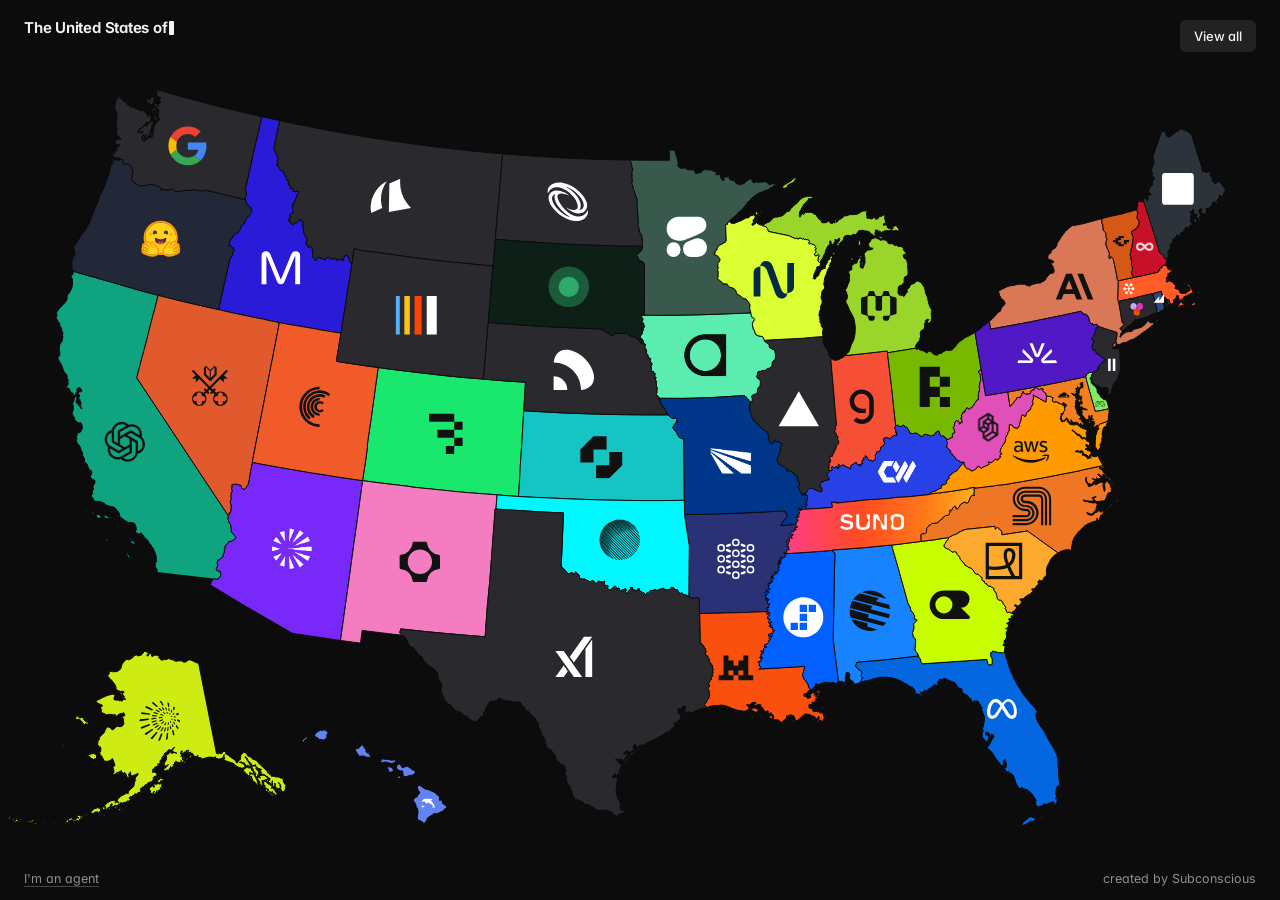
<file: index.html>
<!doctype html>
<html lang="en" data-theme="dark">
<head>
  <meta charset="utf-8">
  <meta name="viewport" content="width=device-width, initial-scale=1, viewport-fit=cover">
  <title>The United States of Inference: 50 AI inference providers, mapped</title>
  <meta name="description" content="There are so many inference providers. How do you tell them apart? A map that gives each of 50 AI inference providers the US state it is most like (not where it is based), with what makes each one different.">
  <link rel="canonical" href="https://subconscious-systems.github.io/united-states-of-inference/">
  <meta name="theme-color" content="#0c0c0d">
  <meta name="color-scheme" content="dark light">
  <meta name="author" content="Subconscious">
  <meta name="robots" content="index, follow, max-image-preview:large">

  <!-- sharing -->
  <meta property="og:type" content="article">
  <meta property="article:published_time" content="2026-11-06T00:00:00Z">
  <meta property="article:author" content="Subconscious">
  <meta property="article:section" content="AI">
  <meta property="article:tag" content="AI inference">
  <meta property="og:site_name" content="The United States of Inference">
  <meta property="og:title" content="The United States of Inference">
  <meta property="og:description" content="50 AI inference providers, one US state each. Click a state to see who got it, why, and what sets them apart.">
  <meta property="og:url" content="https://subconscious-systems.github.io/united-states-of-inference/">
  <meta property="og:image" content="https://subconscious-systems.github.io/united-states-of-inference/og.png?v=2">
  <meta property="og:image:secure_url" content="https://subconscious-systems.github.io/united-states-of-inference/og.png?v=2">
  <meta property="og:image:type" content="image/png">
  <meta property="og:image:width" content="1200">
  <meta property="og:image:height" content="630">
  <meta property="og:image:alt" content="A map of the United States where each state is filled with an AI inference provider's brand color and logo.">
  <meta property="og:locale" content="en_US">
  <meta name="twitter:card" content="summary_large_image">
  <meta name="twitter:title" content="The United States of Inference">
  <meta name="twitter:description" content="50 AI inference providers, one US state each. Click a state to see who got it, why, and what sets them apart.">
  <meta name="twitter:image" content="https://subconscious-systems.github.io/united-states-of-inference/og.png?v=2">
  <meta name="twitter:image:alt" content="A map of the United States where each state is filled with an AI inference provider's brand color and logo.">

  <link rel="icon" href="favicon.svg" type="image/svg+xml">
  <link rel="apple-touch-icon" href="apple-touch-icon.png">
  <link rel="alternate" type="text/plain" href="llms.txt" title="LLM-readable summary">
  <link rel="alternate" type="text/markdown" href="agents.md" title="All matches as Markdown, for agents">
  <link rel="sitemap" type="application/xml" href="sitemap.xml">

  <!-- jsonld:start -->
  <script type="application/ld+json">{"@context":"https://schema.org","@graph":[{"@type":"WebSite","@id":"https://subconscious-systems.github.io/united-states-of-inference/#website","url":"https://subconscious-systems.github.io/united-states-of-inference/","name":"The United States of Inference","description":"There are so many inference providers. How do you tell them apart? A map that gives each of 50 AI inference providers the US state it is most like (not where it is based), with what makes each one different.","inLanguage":"en","publisher":{"@id":"https://subconscious.dev/#org"}},{"@type":"Article","@id":"https://subconscious-systems.github.io/united-states-of-inference/#article","url":"https://subconscious-systems.github.io/united-states-of-inference/","headline":"The United States of Inference","description":"There are so many inference providers. How do you tell them apart? A map that gives each of 50 AI inference providers the US state it is most like (not where it is based), with what makes each one different.","image":{"@type":"ImageObject","url":"https://subconscious-systems.github.io/united-states-of-inference/og.png?v=2","width":1200,"height":630},"datePublished":"2026-11-06","author":{"@id":"https://subconscious.dev/#org"},"publisher":{"@id":"https://subconscious.dev/#org"},"isPartOf":{"@id":"https://subconscious-systems.github.io/united-states-of-inference/#website"},"mainEntity":{"@id":"https://subconscious-systems.github.io/united-states-of-inference/#providers"}},{"@type":"Organization","@id":"https://subconscious.dev/#org","name":"Subconscious","url":"https://subconscious.dev"},{"@type":"ItemList","@id":"https://subconscious-systems.github.io/united-states-of-inference/#providers","name":"AI inference providers by US state","numberOfItems":50,"itemListElement":[{"@type":"ListItem","position":1,"url":"https://subconscious-systems.github.io/united-states-of-inference/#alabama","item":{"@type":"Organization","name":"Moonshot AI","url":"https://www.moonshot.ai","description":"Beijing lab behind Kimi and the open-weight Kimi K models. Kimi K3 is an open-weight ~2.8T-param MoE, among the largest open models you can download. 1M-token context, aimed at long documents and agent work. Kimi models are a common pick for agentic coding on other hosts too","areaServed":"Alabama"},"name":"Alabama: Moonshot AI","description":"Huntsville engineers designed the Saturn V that carried Americans to the moon, which makes Rocket City the obvious home for a lab named after the trip."},{"@type":"ListItem","position":2,"url":"https://subconscious-systems.github.io/united-states-of-inference/#alaska","item":{"@type":"Organization","name":"Crusoe","url":"https://www.crusoe.ai","description":"Vertically integrated AI cloud, from energy to managed inference. Owns the whole stack: power generation, data centers, GPUs and the inference API. Builds next to stranded and renewable energy, including the 1.2 GW Abilene Stargate campus. Managed Inference sits on capacity it controls end to end, not rented GPUs","areaServed":"Alaska"},"name":"Alaska: Crusoe","description":"Alaska is oil rigs and off-grid cabins at the end of the road, and Crusoe got its start running GPUs on gas that oil wells used to burn off."},{"@type":"ListItem","position":3,"url":"https://subconscious-systems.github.io/united-states-of-inference/#arizona","item":{"@type":"Organization","name":"General Compute","url":"https://www.generalcompute.com","description":"Inference cloud running on ASICs instead of GPUs. Serves models on SambaNova ASICs instead of GPUs. Pitches speed and cost that come from the chip, not from GPU tuning","areaServed":"Arizona"},"name":"Arizona: General Compute","description":"The desert once known for cactus now builds chip fabs, and General Compute runs inference on custom ASICs with no GPU in sight."},{"@type":"ListItem","position":4,"url":"https://subconscious-systems.github.io/united-states-of-inference/#arkansas","item":{"@type":"Organization","name":"DeepInfra","url":"https://deepinfra.com","description":"Low-cost serverless API for open-source models. Among the lowest per-token prices for popular open models. Huge catalog: text, embeddings, image and speech models behind one OpenAI-compatible API. Simple pay-as-you-go, no commitments","areaServed":"Arkansas"},"name":"Arkansas: DeepInfra","description":"Walmart started in Arkansas on the promise of everyday low prices, and DeepInfra brings that energy to open models with a giant catalog and no minimums."},{"@type":"ListItem","position":5,"url":"https://subconscious-systems.github.io/united-states-of-inference/#california","item":{"@type":"Organization","name":"OpenAI","url":"https://openai.com","description":"Frontier lab behind the GPT models, ChatGPT and the OpenAI API. Serves its own frontier models: GPT, reasoning models, image, audio and realtime voice. The OpenAI API format is the one most other providers copy. The only first-party home for the newest GPT models","areaServed":"California"},"name":"California: OpenAI","description":"Most of what feels normal today got tried in California first. ChatGPT is how most of the world met AI."},{"@type":"ListItem","position":6,"url":"https://subconscious-systems.github.io/united-states-of-inference/#colorado","item":{"@type":"Organization","name":"Baseten","url":"https://www.baseten.co","description":"Inference platform for serving open-source and custom models. Built for production: dedicated deployments of your own or open models with autoscaling. Truss packaging and its own inference stack tuned per model. Runs across multiple clouds so capacity follows demand","areaServed":"Colorado"},"name":"Colorado: Baseten","description":"Every fourteener climb starts at base camp, and so does a lot of AI headed for production."},{"@type":"ListItem","position":7,"url":"https://subconscious-systems.github.io/united-states-of-inference/#connecticut","item":{"@type":"Organization","name":"Together AI","url":"https://www.together.ai","description":"AI native cloud for open-model inference, fine-tuning and GPUs. Research-driven: home of FlashAttention, with Tri Dao as chief scientist. Serverless, dedicated, fine-tuning and raw GPU clusters in one place. A broad catalog of open models, often added on release day","areaServed":"Connecticut"},"name":"Connecticut: Together AI","description":"Hartford got rich getting everyone to pool their risk. Together started out as a decentralized cloud pooling GPUs."},{"@type":"ListItem","position":8,"url":"https://subconscious-systems.github.io/united-states-of-inference/#delaware","item":{"@type":"Organization","name":"Modal","url":"https://modal.com","description":"Serverless GPU cloud for running AI inference and sandboxes. Run arbitrary Python on GPUs, not just a fixed model menu. Containers cold-start in seconds and scale to zero. Sandboxes for running agent-generated code are a big part of the business","areaServed":"Delaware"},"name":"Delaware: Modal","description":"Over a million companies call Delaware home without ever setting foot there. Modal runs your code on GPUs without you ever setting foot on a server."},{"@type":"ListItem","position":9,"url":"https://subconscious-systems.github.io/united-states-of-inference/#florida","item":{"@type":"Organization","name":"Meta","url":"https://www.meta.com","description":"Meta Superintelligence Labs serving Muse models; maker of Llama. Made the Llama family, which kicked off the open-weight model wave. Now serves Muse models from Meta Superintelligence Labs via the Meta Model API. Muse Spark Open is an 816B-param open-weight MoE (42B active)","areaServed":"Florida"},"name":"Florida: Meta","description":"Nobody can predict Florida Man or Meta: Llama one year, Muse the next, a retired API in between. Your grandma probably thinks Muse is cute."},{"@type":"ListItem","position":10,"url":"https://subconscious-systems.github.io/united-states-of-inference/#georgia","item":{"@type":"Organization","name":"OpenRouter","url":"https://openrouter.ai","description":"Unified API routing requests across hundreds of LLMs. One API and one bill for hundreds of models from dozens of providers. Routes each request to a provider by price, speed or uptime, with automatic fallback. Its public usage rankings are a de facto leaderboard for what developers actually use","areaServed":"Georgia"},"name":"Georgia: OpenRouter","description":"Atlanta’s Hartsfield-Jackson is the busiest airport in the country, and OpenRouter is where the AI industry changes planes."},{"@type":"ListItem","position":11,"url":"https://subconscious-systems.github.io/united-states-of-inference/#hawaii","item":{"@type":"Organization","name":"Dolphin","url":"https://dphn.ai","description":"Uncensored Dolphin models served on a network of distributed consumer GPUs. Serves the uncensored Dolphin models. Runs on a decentralized network of idle consumer GPUs instead of data centers","areaServed":"Hawaii"},"name":"Hawaii: Dolphin","description":"Hawaii’s spinner dolphins swim wherever they want. Dolphin’s models say whatever they want, running on home GPUs scattered across a network."},{"@type":"ListItem","position":12,"url":"https://subconscious-systems.github.io/united-states-of-inference/#idaho","item":{"@type":"Organization","name":"Makora","url":"https://www.makora.com","description":"Inference endpoints tuned by AI agents, down to the GPU kernels. Agents optimize every layer: routing, speculative decoding, vLLM/SGLang tuning and custom CUDA kernels. Claims the highest tokens per second per user, up to 5x faster than other providers. Runs on NVIDIA, AMD, Google TPU, AWS Trainium and more, with no hardware lock-in","areaServed":"Idaho"},"name":"Idaho: Makora","description":"Boise is home to Micron, which makes the memory stacked inside today’s GPUs. Makora’s agents rewrite the code running on those GPUs until it’s up to 5x faster."},{"@type":"ListItem","position":13,"url":"https://subconscious-systems.github.io/united-states-of-inference/#illinois","item":{"@type":"Organization","name":"Vercel AI Gateway","url":"https://vercel.com/ai-gateway","description":"Vercel's single API gateway to hundreds of AI models. A gateway, not a host: one key for hundreds of models across providers. No markup on tokens, even with your own keys. Built into the Vercel AI SDK, with automatic failover between providers","areaServed":"Illinois"},"name":"Illinois: Vercel AI Gateway","description":"Every trip across America seems to connect through O’Hare. Every model call can connect through Vercel."},{"@type":"ListItem","position":14,"url":"https://subconscious-systems.github.io/united-states-of-inference/#indiana","item":{"@type":"Organization","name":"Groq","url":"https://groq.com","description":"Inference neocloud built on LPU and NVIDIA hardware. Runs models on its own LPU chips, built for low-latency token generation. Known for very high tokens per second on open models. Licensed its tech to Nvidia in a ~$20B deal and runs 13 data centers","areaServed":"Indiana"},"name":"Indiana: Groq","description":"Built for tight, predictable latency, Groq belongs at the Indy 500, where the winning car holds its line for 500 miles."},{"@type":"ListItem","position":15,"url":"https://subconscious-systems.github.io/united-states-of-inference/#iowa","item":{"@type":"Organization","name":"Wafer","url":"https://www.wafer.ai","description":"Fast inference for open models. Offers a flat-rate plan (Wafer Pass) as well as per-token pricing. Fast open-model inference on NVIDIA B300s","areaServed":"Iowa"},"name":"Iowa: Wafer","description":"Iowa farmers brag about bushels per acre, and Wafer brags about tokens per second on the same weights everyone else runs."},{"@type":"ListItem","position":16,"url":"https://subconscious-systems.github.io/united-states-of-inference/#kansas","item":{"@type":"Organization","name":"Inception","url":"https://www.inceptionlabs.ai","description":"Diffusion LLMs (Mercury) generating tokens in parallel. Diffusion LLMs: Mercury writes many tokens in parallel instead of one at a time. That makes it several times faster than same-size autoregressive models. Mercury was the first commercial diffusion LLM","areaServed":"Kansas"},"name":"Kansas: Inception","description":"A Kansas tornado turns a whole farm into noise in seconds. Mercury runs it in reverse: noise in, a whole answer out."},{"@type":"ListItem","position":17,"url":"https://subconscious-systems.github.io/united-states-of-inference/#kentucky","item":{"@type":"Organization","name":"CoreWeave","url":"https://www.coreweave.com","description":"AI cloud built on NVIDIA GPU clusters, with open-model serving through W&B Inference. The GPU cloud the big labs rent: huge NVIDIA clusters built for AI. Serves open models through W&B Inference, from the Weights & Biases acquisition. Training, tracking and inference in one place","areaServed":"Kentucky"},"name":"Kentucky: CoreWeave","description":"Fort Knox guards the nation’s gold reserve, and CoreWeave guards the GPU reserve the biggest AI labs rent from."},{"@type":"ListItem","position":18,"url":"https://subconscious-systems.github.io/united-states-of-inference/#louisiana","item":{"@type":"Organization","name":"Mistral","url":"https://mistral.ai","description":"Paris lab building open-weight models and sovereign AI infrastructure. Europe's leading lab, with open weights under Apache 2.0. Mistral Large 3 is a 675B-param open MoE. Sells sovereign deployments for governments and companies that need data to stay local","areaServed":"Louisiana"},"name":"Louisiana: Mistral","description":"Louisiana still speaks a little French, and so does Europe’s frontier lab."},{"@type":"ListItem","position":19,"url":"https://subconscious-systems.github.io/united-states-of-inference/#maine","item":{"@type":"Organization","name":"Thinking Machines","url":"https://thinkingmachines.ai","description":"Mira Murati’s research lab; Tinker API for fine-tuning and serving open models. Fine-tune open models with Tinker, then run inference on them in the same place. You write the training loop, Tinker handles the distributed GPUs. Research lab from former OpenAI CTO Mira Murati","areaServed":"Maine"},"name":"Maine: Thinking Machines","description":"Mainers fix their own boats, plows and roofs. Thinking Machines built Tinker so you can fix up your own model without touching a GPU."},{"@type":"ListItem","position":20,"url":"https://subconscious-systems.github.io/united-states-of-inference/#maryland","item":{"@type":"Organization","name":"Cloudflare Workers AI","url":"https://www.cloudflare.com/developer-platform/products/workers-ai/","description":"Serverless GPU inference on Cloudflare's global edge network. Inference runs on GPUs spread across 180+ cities, close to users. Called from Workers, so the model sits next to your app logic. Pairs with Cloudflare's AI Gateway and Vectorize for caching and retrieval","areaServed":"Maryland"},"name":"Maryland: Cloudflare Workers AI","description":"The NSA lives in Maryland. So does the company that sits in front of a big chunk of the internet."},{"@type":"ListItem","position":21,"url":"https://subconscious-systems.github.io/united-states-of-inference/#massachusetts","item":{"@type":"Organization","name":"Subconscious","url":"https://www.subconscious.dev","description":"Inference for long-running agents with 200k+ token sessions. Excellent for coding and cybersecurity tasks. Marathon versions of GLM-5.3 and DeepSeek V4.1 tuned for long agent runs","areaServed":"Massachusetts"},"name":"Massachusetts: Subconscious","description":"Home of the oldest modern marathon, the Boston Marathon. Subconscious builds Marathon models that keep agents going for hours."},{"@type":"ListItem","position":22,"url":"https://subconscious-systems.github.io/united-states-of-inference/#michigan","item":{"@type":"Organization","name":"Morph","url":"https://morphllm.com","description":"Fast Apply code-edit models and inference for coding agents. Specialized models for coding agents, not general chat. Fast Apply merges LLM code edits at 4,500+ tok/s. Also offers WarpGrep code search and Compact context tools","areaServed":"Michigan"},"name":"Michigan: Morph","description":"Michigan gave the world the moving assembly line, where each specialist does one job at blistering speed, and Morph applies that idea to code edits."},{"@type":"ListItem","position":23,"url":"https://subconscious-systems.github.io/united-states-of-inference/#minnesota","item":{"@type":"Organization","name":"Cohere","url":"https://cohere.com","description":"Enterprise and sovereign AI models (Command) and the North platform. Enterprise-first: models built for retrieval, tool use and business data. Deploys privately in your cloud or on-prem, including sovereign setups. Its Embed and Rerank models are widely used in search pipelines","areaServed":"Minnesota"},"name":"Minnesota: Cohere","description":"Minnesota is where Target, 3M and General Mills keep their headquarters, a polite drive from Canada. Cohere is the Toronto lab that builds AI for companies exactly like them."},{"@type":"ListItem","position":24,"url":"https://subconscious-systems.github.io/united-states-of-inference/#mississippi","item":{"@type":"Organization","name":"StepFun","url":"https://stepfun.ai","description":"Shanghai lab building the Step family of foundation models. Step models from a Shanghai lab, strong on multimodal and reasoning. Served through the StepFun Open Platform","areaServed":"Mississippi"},"name":"Mississippi: StepFun","description":"The Ole Miss Rebels love picking fights with bigger SEC programs. StepFun is a startup picking fights with China’s tech giants."},{"@type":"ListItem","position":25,"url":"https://subconscious-systems.github.io/united-states-of-inference/#missouri","item":{"@type":"Organization","name":"Infron","url":"https://infron.ai","description":"Unified API gateway to hundreds of AI models. Provider routing picks which host serves each request. Passes through provider pricing with no markup, and supports your own keys","areaServed":"Missouri"},"name":"Missouri: Infron","description":"St. Louis has the Gateway to the West. Infron is a gateway to 400+ models."},{"@type":"ListItem","position":26,"url":"https://subconscious-systems.github.io/united-states-of-inference/#montana","item":{"@type":"Organization","name":"Armada","url":"https://www.armada.ai","description":"Containerized edge data centers for AI where data is generated. Inference at the edge: containerized data centers shipped to where data is created. Built for remote sites like energy fields, defense and mining with little or no connectivity","areaServed":"Montana"},"name":"Montana: Armada","description":"Montana has ranches a hundred miles from the nearest data center. Armada ships the data center to the ranch."},{"@type":"ListItem","position":27,"url":"https://subconscious-systems.github.io/united-states-of-inference/#nebraska","item":{"@type":"Organization","name":"Parasail","url":"https://www.parasail.io","description":"Pay-per-token inference cloud for open models. Owns no GPUs: rents across providers and passes on the savings. Pay-per-token open models plus dedicated deployments. Founded by Groq and Mythic veterans","areaServed":"Nebraska"},"name":"Nebraska: Parasail","description":"Warren Buffett got rich in Omaha buying what everyone else overlooked, and Parasail turns overlooked GPU capacity into cheap batch inference."},{"@type":"ListItem","position":28,"url":"https://subconscious-systems.github.io/united-states-of-inference/#nevada","item":{"@type":"Organization","name":"Venice","url":"https://venice.ai","description":"Private, uncensored AI platform on open-source models. Privacy-first: no stored conversations. Uncensored open models for text, images and video. Stake the VVV token to get API access instead of paying per token","areaServed":"Nevada"},"name":"Nevada: Venice","description":"What happens in Vegas stays in Vegas, and Venice runs uncensored models without keeping your conversations."},{"@type":"ListItem","position":29,"url":"https://subconscious-systems.github.io/united-states-of-inference/#new-hampshire","item":{"@type":"Organization","name":"Refuseless","url":"https://refuseless.com","description":"API for uncensored, abliterated open models. Abliterated open models with refusals removed. Drop-in OpenAI-compatible API, supported in LiteLLM","areaServed":"New Hampshire"},"name":"New Hampshire: Refuseless","description":"New Hampshire stamps Live Free or Die on every license plate, and Refuseless builds models that follow the motto."},{"@type":"ListItem","position":30,"url":"https://subconscious-systems.github.io/united-states-of-inference/#new-jersey","item":{"@type":"Organization","name":"ElevenLabs","url":"https://elevenlabs.io","description":"Voice AI: text-to-speech, speech-to-text and voice agents. Voice, not text: lifelike text-to-speech, speech-to-text and voice agents. 17,500+ voices in 90+ languages, plus voice cloning. A top choice for realtime voice agents","areaServed":"New Jersey"},"name":"New Jersey: ElevenLabs","description":"Edison recorded the first human voice in Menlo Park. ElevenLabs can now fake yours."},{"@type":"ListItem","position":31,"url":"https://subconscious-systems.github.io/united-states-of-inference/#new-mexico","item":{"@type":"Organization","name":"fal","url":"https://fal.ai","description":"Inference platform for generative media: image, video and audio models. Generative media only: images, video, audio and 3D. 1,000+ media models, often available the day they launch. Its own inference engine tuned for diffusion models","areaServed":"New Mexico"},"name":"New Mexico: fal","description":"Santa Fe is one of the biggest art markets in the country and Albuquerque keeps film crews busy, a fitting home for fal and its thousand-plus generative media models."},{"@type":"ListItem","position":32,"url":"https://subconscious-systems.github.io/united-states-of-inference/#new-york","item":{"@type":"Organization","name":"Anthropic","url":"https://www.anthropic.com","description":"AI safety lab building the Claude model family. Serves the Claude models: Opus, Sonnet and Haiku. Known for coding and agentic work; Claude Code runs on it. Also available through Amazon Bedrock and Google Vertex AI","areaServed":"New York"},"name":"New York: Anthropic","description":"New York is the business capital of the world, plus millions of regular people upstate. Anthropic dominates enterprise AI and still serves millions of individuals with Claude."},{"@type":"ListItem","position":33,"url":"https://subconscious-systems.github.io/united-states-of-inference/#north-carolina","item":{"@type":"Organization","name":"SambaNova","url":"https://sambanova.ai","description":"Fast inference on custom RDU chips. Runs models on its own RDU dataflow chips, not GPUs. Fits very large models like full DeepSeek on few machines. Fast open-model inference through SambaNova Cloud","areaServed":"North Carolina"},"name":"North Carolina: SambaNova","description":"NASCAR country loves heavy machines moving at absurd speed, and SambaNova pushes giant open models fast on its own dataflow chips."},{"@type":"ListItem","position":34,"url":"https://subconscious-systems.github.io/united-states-of-inference/#north-dakota","item":{"@type":"Organization","name":"Boundless","url":"https://boundless.network","description":"Reserved, tuned inference capacity for open models. Reserved, tuned capacity for open models rather than shared serverless. Runs on a ~4,000-GPU distributed network repurposed from zero-knowledge proving","areaServed":"North Dakota"},"name":"North Dakota: Boundless","description":"The prairie runs to the horizon in every direction, and Boundless tunes reserved capacity so you never hit the edge."},{"@type":"ListItem","position":35,"url":"https://subconscious-systems.github.io/united-states-of-inference/#ohio","item":{"@type":"Organization","name":"RunInfra","url":"https://runinfra.ai","description":"Agent that benchmarks and deploys open-model inference stacks. An agent picks the stack: it benchmarks engines and configs, then deploys the winner. OpenAI- and Anthropic-compatible APIs with simple $1 credits","areaServed":"Ohio"},"name":"Ohio: RunInfra","description":"The Wright brothers tested 200 wing designs in their Dayton bike shop before they ever left the ground. RunInfra tests your serving setup before it ships."},{"@type":"ListItem","position":36,"url":"https://subconscious-systems.github.io/united-states-of-inference/#oklahoma","item":{"@type":"Organization","name":"Particle.AI","url":"https://particle.ai","description":"Low-cost inference for open-weight models with 1M-token context. Particle-1, post-trained from DeepSeek V4.1 Flash, with 1M-token context. Cheap: $0.25/M input and $1.00/M output","areaServed":"Oklahoma"},"name":"Oklahoma: Particle.AI","description":"Oklahoma City invented the shopping cart so you could haul more for less effort. Particle hauls a million tokens for a quarter."},{"@type":"ListItem","position":37,"url":"https://subconscious-systems.github.io/united-states-of-inference/#oregon","item":{"@type":"Organization","name":"Hugging Face","url":"https://huggingface.co","description":"Open-source model hub with routed inference providers. Home of open models: the Hub hosts nearly every open-weight release. Inference Providers routes one API to many partner hosts. Pick a model on the Hub and run it there in a click","areaServed":"Oregon"},"name":"Oregon: Hugging Face","description":"Portland’s motto is Keep Portland Weird, and Hugging Face is the open-source town square where AI’s weirdest projects live."},{"@type":"ListItem","position":38,"url":"https://subconscious-systems.github.io/united-states-of-inference/#pennsylvania","item":{"@type":"Organization","name":"Fireworks AI","url":"https://fireworks.ai","description":"Inference and fine-tuning platform for open models. Built by the team behind PyTorch at Meta. Its own serving engine for fast open-model inference. Fine-tune, then serve the result on the same platform","areaServed":"Pennsylvania"},"name":"Pennsylvania: Fireworks AI","description":"Philadelphia lit up the first Fourth of July with fireworks in 1777. They’ve been the main event ever since."},{"@type":"ListItem","position":39,"url":"https://subconscious-systems.github.io/united-states-of-inference/#rhode-island","item":{"@type":"Organization","name":"Sail Research","url":"https://www.sailresearch.com","description":"Open-model API with completion windows that trade latency for lower prices. Completion windows: wait longer, pay less. Built for batch and latency-tolerant work like evals and data pipelines","areaServed":"Rhode Island"},"name":"Rhode Island: Sail Research","description":"Newport is America’s sailing capital, and Sail lets you pick a completion window and pay up to 85% less for waiting on the wind."},{"@type":"ListItem","position":40,"url":"https://subconscious-systems.github.io/united-states-of-inference/#south-carolina","item":{"@type":"Organization","name":"Relace","url":"https://relace.ai","description":"Open-model inference and apply models for coding agents. Models made for coding agents: apply, embeddings and reranking. Turns an LLM's edit into a merged file quickly and reliably","areaServed":"South Carolina"},"name":"South Carolina: Relace","description":"South Carolina’s beaches exist for relaxing, and Relace keeps inference cheap enough that you can."},{"@type":"ListItem","position":41,"url":"https://subconscious-systems.github.io/united-states-of-inference/#south-dakota","item":{"@type":"Organization","name":"Luminal","url":"https://luminal.com","description":"ML compiler that turns models into optimized native GPU and ASIC code. A compiler, not just a host: turns models into optimized native GPU and ASIC code. Open source, written in Rust (Apache 2.0)","areaServed":"South Dakota"},"name":"South Dakota: Luminal","description":"Mount Rushmore carved four presidents straight into granite, and Luminal compiles models straight into native GPU code."},{"@type":"ListItem","position":42,"url":"https://subconscious-systems.github.io/united-states-of-inference/#tennessee","item":{"@type":"Organization","name":"Suno","url":"https://suno.com","description":"AI music generation from text prompts. Music, not text: full songs with vocals from a prompt. The best-known AI music generator","areaServed":"Tennessee"},"name":"Tennessee: Suno","description":"Nashville has a songwriter on every barstool. Suno has one in every browser tab."},{"@type":"ListItem","position":43,"url":"https://subconscious-systems.github.io/united-states-of-inference/#texas","item":{"@type":"Organization","name":"xAI","url":"https://x.ai","description":"AI lab behind the Grok models, now part of SpaceX. Serves the Grok models, with live data from X. Trains on Colossus in Memphis, one of the largest GPU clusters. Part of SpaceX since February 2026","areaServed":"Texas"},"name":"Texas: xAI","description":"Everything is bigger in Texas, opinions included, and xAI is the lab that does things its own way and dares you to object."},{"@type":"ListItem","position":44,"url":"https://subconscious-systems.github.io/united-states-of-inference/#utah","item":{"@type":"Organization","name":"Cerebras","url":"https://www.cerebras.ai","description":"Wafer-scale chips powering very fast inference. Wafer-scale chips: one processor the size of a whole wafer. Among the fastest tokens per second for open models. Keeps model weights in on-chip memory, avoiding the GPU memory bottleneck","areaServed":"Utah"},"name":"Utah: Cerebras","description":"Land speed records get set on the Bonneville Salt Flats, and Cerebras posts the fastest published output speed of any public host."},{"@type":"ListItem","position":45,"url":"https://subconscious-systems.github.io/united-states-of-inference/#vermont","item":{"@type":"Organization","name":"GMI Cloud","url":"https://www.gmicloud.ai","description":"GPU cloud offering serverless inference and dedicated clusters. Owns GPU infrastructure in the US and Asia-Pacific, a rare mix. Same provider for serverless inference and reserved clusters","areaServed":"Vermont"},"name":"Vermont: GMI Cloud","description":"Vermonters grow their own food and fix their own trucks. GMI Cloud owns the GPUs it runs on."},{"@type":"ListItem","position":46,"url":"https://subconscious-systems.github.io/united-states-of-inference/#virginia","item":{"@type":"Organization","name":"Amazon Bedrock","url":"https://aws.amazon.com/bedrock/","description":"AWS managed service for foundation models and agents. Models from many labs inside your AWS account and its security rules. Claude, Llama, Mistral and Amazon Nova behind one AWS API. Adds Guardrails, Knowledge Bases and AgentCore for enterprise apps","areaServed":"Virginia"},"name":"Virginia: Amazon Bedrock","description":"Virginia is for lovers. It’s also for defense contractors and US-East-1. Amazon Bedrock embodies this great state."},{"@type":"ListItem","position":47,"url":"https://subconscious-systems.github.io/united-states-of-inference/#washington","item":{"@type":"Organization","name":"Google","url":"https://ai.google.dev","description":"Google's Gemini API and Vertex AI model serving. Runs on its own TPUs, not NVIDIA GPUs. Serves Gemini and the open Gemma models. Long context, plus native image, audio and video input","areaServed":"Washington"},"name":"Washington: Google","description":"Seattle grows tech giants the way it grows moss. Google wrote the Transformer paper that every model on this map is built on."},{"@type":"ListItem","position":48,"url":"https://subconscious-systems.github.io/united-states-of-inference/#west-virginia","item":{"@type":"Organization","name":"TypeSafe AI","url":"https://typesafe.ai","description":"Decision models for software that report calibrated confidence. Decision models that report calibrated confidence, not just answers. Built for software that needs to know when to trust a model's call","areaServed":"West Virginia"},"name":"West Virginia: TypeSafe AI","description":"Jevons noticed that making coal cheaper to burn only made the world burn more of it, and West Virginia dug plenty. TypeSafe named its first model Jev, making the same bet on decisions."},{"@type":"ListItem","position":49,"url":"https://subconscious-systems.github.io/united-states-of-inference/#wisconsin","item":{"@type":"Organization","name":"Nebius","url":"https://nebius.com","description":"Full-stack AI cloud with GPU clusters and Token Factory inference. Designs its own servers and runs its own data centers in Europe and the US. Listed on Nasdaq (NBIS) after spinning out of Yandex. Serve open models or your own fine-tunes on dedicated capacity","areaServed":"Wisconsin"},"name":"Wisconsin: Nebius","description":"Wisconsin was built by European immigrants who showed up and got to work, and Nebius is the Amsterdam neocloud doing the same in American AI."},{"@type":"ListItem","position":50,"url":"https://subconscious-systems.github.io/united-states-of-inference/#wyoming","item":{"@type":"Organization","name":"Inference.net","url":"https://inference.net","description":"Inference infrastructure and custom model training for AI-native teams. Cheap batch inference on spare GPU capacity. Trains custom models for AI-native teams, then serves them. Started as Kuzco, a distributed GPU network","areaServed":"Wyoming"},"name":"Wyoming: Inference.net","description":"With the smallest population in the country, Wyoming has room to spare, and Inference.net runs batch jobs on spare GPU capacity."}]}]}</script>
  <!-- jsonld:end -->
  <link rel="preconnect" href="https://fonts.googleapis.com">
  <link rel="preconnect" href="https://fonts.gstatic.com" crossorigin>
  <link href="https://fonts.googleapis.com/css2?family=Inter:wght@400;500;600&display=swap" rel="stylesheet">
  <link rel="stylesheet" href="styles.css?v=30">
</head>
<body>
  <header class="top">
    <div class="heading">
    <div class="brand">
      <h1 id="title" aria-label="The United States of Inference">The United States of Inference</h1>
      <button class="info" id="info" aria-label="About this map" aria-describedby="about">
        <svg viewBox="0 0 16 16" width="14" height="14" aria-hidden="true"><circle cx="8" cy="8" r="6.6" fill="none" stroke="currentColor" stroke-width="1.3"/><path d="M8 7.2v4" stroke="currentColor" stroke-width="1.4" stroke-linecap="round"/><circle cx="8" cy="4.9" r="0.85" fill="currentColor"/></svg>
      </button>
      <p class="about" id="about" role="tooltip">There’s so many inference providers, how do you tell the difference? The United States of Inference maps inference providers to states based on each of their unique qualities (vibes).</p>
    </div>
    <p class="subtitle" id="subtitle">The state each provider is most like, not (necessarily) where it’s based.</p>
    </div>
    <button class="pill" id="view-all" aria-expanded="false" aria-controls="all">View all</button>
  </header>

  <main class="stage" id="stage">
    <!-- phones: zoom into the small northeastern states -->
    <div class="zoom-ctl" role="group" aria-label="Map view">
      <button class="zoom-btn" data-zoom="all" aria-pressed="true">All states</button>
      <button class="zoom-btn" data-zoom="northeast" aria-pressed="false">Northeast</button>
    </div>
    <div class="map" id="map">
      <div class="zoom" id="zoom">
      <svg id="svg" viewBox="0 0 975 610" role="group" aria-label="Map of the United States">
        <defs>
          <!-- Suno's brand gradient -->
          <linearGradient id="g-suno" x1="0" y1="0" x2="1" y2="0">
            <stop offset="0" stop-color="#FF3D8A"/>
            <stop offset="0.4" stop-color="#FF4B22"/>
            <stop offset="0.75" stop-color="#FF7A18"/>
            <stop offset="1" stop-color="#FFB020"/>
          </linearGradient>
        </defs>
        <g id="states"></g>
        <!-- dims every state but the selected one (CSS filters on SVG shapes aren't supported everywhere) -->
        <rect id="dim" x="-200" y="-100" width="1375" height="810" aria-hidden="true"/>
        <g id="lift" aria-hidden="true"></g>
      </svg>
      <div class="logos" id="logos" aria-hidden="true"></div>
      </div>
    </div>
  </main>

  <div class="tip" id="tip" role="tooltip" aria-hidden="true"></div>

  <aside class="panel" id="panel" aria-live="polite" aria-hidden="true">
    <div class="grip" id="grip"></div>
    <div class="step" role="group" aria-label="Browse states">
      <button class="step-btn" id="prev" aria-label="Previous state">
        <svg viewBox="0 0 16 16" width="14" height="14" aria-hidden="true"><path d="M10 3.5L5.5 8l4.5 4.5" fill="none" stroke="currentColor" stroke-width="1.5" stroke-linecap="round" stroke-linejoin="round"/></svg>
      </button>
      <button class="step-btn" id="next" aria-label="Next state">
        <svg viewBox="0 0 16 16" width="14" height="14" aria-hidden="true"><path d="M6 3.5L10.5 8 6 12.5" fill="none" stroke="currentColor" stroke-width="1.5" stroke-linecap="round" stroke-linejoin="round"/></svg>
      </button>
    </div>
    <button class="close" id="close" aria-label="Close">
      <svg viewBox="0 0 16 16" width="14" height="14" aria-hidden="true"><path d="M4 4l8 8M12 4l-8 8" stroke="currentColor" stroke-width="1.5" stroke-linecap="round"/></svg>
    </button>
    <div class="panel-inner" id="panel-inner"></div>
  </aside>

  <div class="all" id="all" aria-hidden="true">
    <div class="all-backdrop" id="all-backdrop"></div>
    <section class="all-sheet" role="dialog" aria-modal="true" aria-label="All states">
      <button class="close" id="all-close" aria-label="Close">
        <svg viewBox="0 0 16 16" width="14" height="14" aria-hidden="true"><path d="M4 4l8 8M12 4l-8 8" stroke="currentColor" stroke-width="1.5" stroke-linecap="round"/></svg>
      </button>
      <h2 class="sr-only">All states</h2>
      <ul class="all-list" id="all-list">
        <!-- prerender:start -->
        <li class="row"><a href="#alabama"><strong>Alabama</strong> → Moonshot AI</a>: Huntsville engineers designed the Saturn V that carried Americans to the moon, which makes Rocket City the obvious home for a lab named after the trip. Beijing lab behind Kimi and the open-weight Kimi K models.</li>
        <li class="row"><a href="#alaska"><strong>Alaska</strong> → Crusoe</a>: Alaska is oil rigs and off-grid cabins at the end of the road, and Crusoe got its start running GPUs on gas that oil wells used to burn off. Vertically integrated AI cloud, from energy to managed inference.</li>
        <li class="row"><a href="#arizona"><strong>Arizona</strong> → General Compute</a>: The desert once known for cactus now builds chip fabs, and General Compute runs inference on custom ASICs with no GPU in sight. Inference cloud running on ASICs instead of GPUs.</li>
        <li class="row"><a href="#arkansas"><strong>Arkansas</strong> → DeepInfra</a>: Walmart started in Arkansas on the promise of everyday low prices, and DeepInfra brings that energy to open models with a giant catalog and no minimums. Low-cost serverless API for open-source models.</li>
        <li class="row"><a href="#california"><strong>California</strong> → OpenAI</a>: Most of what feels normal today got tried in California first. ChatGPT is how most of the world met AI. Frontier lab behind the GPT models, ChatGPT and the OpenAI API.</li>
        <li class="row"><a href="#colorado"><strong>Colorado</strong> → Baseten</a>: Every fourteener climb starts at base camp, and so does a lot of AI headed for production. Inference platform for serving open-source and custom models.</li>
        <li class="row"><a href="#connecticut"><strong>Connecticut</strong> → Together AI</a>: Hartford got rich getting everyone to pool their risk. Together started out as a decentralized cloud pooling GPUs. AI native cloud for open-model inference, fine-tuning and GPUs.</li>
        <li class="row"><a href="#delaware"><strong>Delaware</strong> → Modal</a>: Over a million companies call Delaware home without ever setting foot there. Modal runs your code on GPUs without you ever setting foot on a server. Serverless GPU cloud for running AI inference and sandboxes.</li>
        <li class="row"><a href="#florida"><strong>Florida</strong> → Meta</a>: Nobody can predict Florida Man or Meta: Llama one year, Muse the next, a retired API in between. Your grandma probably thinks Muse is cute. Meta Superintelligence Labs serving Muse models; maker of Llama.</li>
        <li class="row"><a href="#georgia"><strong>Georgia</strong> → OpenRouter</a>: Atlanta’s Hartsfield-Jackson is the busiest airport in the country, and OpenRouter is where the AI industry changes planes. Unified API routing requests across hundreds of LLMs.</li>
        <li class="row"><a href="#hawaii"><strong>Hawaii</strong> → Dolphin</a>: Hawaii’s spinner dolphins swim wherever they want. Dolphin’s models say whatever they want, running on home GPUs scattered across a network. Uncensored Dolphin models served on a network of distributed consumer GPUs.</li>
        <li class="row"><a href="#idaho"><strong>Idaho</strong> → Makora</a>: Boise is home to Micron, which makes the memory stacked inside today’s GPUs. Makora’s agents rewrite the code running on those GPUs until it’s up to 5x faster. Inference endpoints tuned by AI agents, down to the GPU kernels.</li>
        <li class="row"><a href="#illinois"><strong>Illinois</strong> → Vercel AI Gateway</a>: Every trip across America seems to connect through O’Hare. Every model call can connect through Vercel. Vercel's single API gateway to hundreds of AI models.</li>
        <li class="row"><a href="#indiana"><strong>Indiana</strong> → Groq</a>: Built for tight, predictable latency, Groq belongs at the Indy 500, where the winning car holds its line for 500 miles. Inference neocloud built on LPU and NVIDIA hardware.</li>
        <li class="row"><a href="#iowa"><strong>Iowa</strong> → Wafer</a>: Iowa farmers brag about bushels per acre, and Wafer brags about tokens per second on the same weights everyone else runs. Fast inference for open models.</li>
        <li class="row"><a href="#kansas"><strong>Kansas</strong> → Inception</a>: A Kansas tornado turns a whole farm into noise in seconds. Mercury runs it in reverse: noise in, a whole answer out. Diffusion LLMs (Mercury) generating tokens in parallel.</li>
        <li class="row"><a href="#kentucky"><strong>Kentucky</strong> → CoreWeave</a>: Fort Knox guards the nation’s gold reserve, and CoreWeave guards the GPU reserve the biggest AI labs rent from. AI cloud built on NVIDIA GPU clusters, with open-model serving through W&amp;B Inference.</li>
        <li class="row"><a href="#louisiana"><strong>Louisiana</strong> → Mistral</a>: Louisiana still speaks a little French, and so does Europe’s frontier lab. Paris lab building open-weight models and sovereign AI infrastructure.</li>
        <li class="row"><a href="#maine"><strong>Maine</strong> → Thinking Machines</a>: Mainers fix their own boats, plows and roofs. Thinking Machines built Tinker so you can fix up your own model without touching a GPU. Mira Murati’s research lab; Tinker API for fine-tuning and serving open models.</li>
        <li class="row"><a href="#maryland"><strong>Maryland</strong> → Cloudflare Workers AI</a>: The NSA lives in Maryland. So does the company that sits in front of a big chunk of the internet. Serverless GPU inference on Cloudflare's global edge network.</li>
        <li class="row"><a href="#massachusetts"><strong>Massachusetts</strong> → Subconscious</a>: Home of the oldest modern marathon, the Boston Marathon. Subconscious builds Marathon models that keep agents going for hours. Inference for long-running agents with 200k+ token sessions.</li>
        <li class="row"><a href="#michigan"><strong>Michigan</strong> → Morph</a>: Michigan gave the world the moving assembly line, where each specialist does one job at blistering speed, and Morph applies that idea to code edits. Fast Apply code-edit models and inference for coding agents.</li>
        <li class="row"><a href="#minnesota"><strong>Minnesota</strong> → Cohere</a>: Minnesota is where Target, 3M and General Mills keep their headquarters, a polite drive from Canada. Cohere is the Toronto lab that builds AI for companies exactly like them. Enterprise and sovereign AI models (Command) and the North platform.</li>
        <li class="row"><a href="#mississippi"><strong>Mississippi</strong> → StepFun</a>: The Ole Miss Rebels love picking fights with bigger SEC programs. StepFun is a startup picking fights with China’s tech giants. Shanghai lab building the Step family of foundation models.</li>
        <li class="row"><a href="#missouri"><strong>Missouri</strong> → Infron</a>: St. Louis has the Gateway to the West. Infron is a gateway to 400+ models. Unified API gateway to hundreds of AI models.</li>
        <li class="row"><a href="#montana"><strong>Montana</strong> → Armada</a>: Montana has ranches a hundred miles from the nearest data center. Armada ships the data center to the ranch. Containerized edge data centers for AI where data is generated.</li>
        <li class="row"><a href="#nebraska"><strong>Nebraska</strong> → Parasail</a>: Warren Buffett got rich in Omaha buying what everyone else overlooked, and Parasail turns overlooked GPU capacity into cheap batch inference. Pay-per-token inference cloud for open models.</li>
        <li class="row"><a href="#nevada"><strong>Nevada</strong> → Venice</a>: What happens in Vegas stays in Vegas, and Venice runs uncensored models without keeping your conversations. Private, uncensored AI platform on open-source models.</li>
        <li class="row"><a href="#new-hampshire"><strong>New Hampshire</strong> → Refuseless</a>: New Hampshire stamps Live Free or Die on every license plate, and Refuseless builds models that follow the motto. API for uncensored, abliterated open models.</li>
        <li class="row"><a href="#new-jersey"><strong>New Jersey</strong> → ElevenLabs</a>: Edison recorded the first human voice in Menlo Park. ElevenLabs can now fake yours. Voice AI: text-to-speech, speech-to-text and voice agents.</li>
        <li class="row"><a href="#new-mexico"><strong>New Mexico</strong> → fal</a>: Santa Fe is one of the biggest art markets in the country and Albuquerque keeps film crews busy, a fitting home for fal and its thousand-plus generative media models. Inference platform for generative media: image, video and audio models.</li>
        <li class="row"><a href="#new-york"><strong>New York</strong> → Anthropic</a>: New York is the business capital of the world, plus millions of regular people upstate. Anthropic dominates enterprise AI and still serves millions of individuals with Claude. AI safety lab building the Claude model family.</li>
        <li class="row"><a href="#north-carolina"><strong>North Carolina</strong> → SambaNova</a>: NASCAR country loves heavy machines moving at absurd speed, and SambaNova pushes giant open models fast on its own dataflow chips. Fast inference on custom RDU chips.</li>
        <li class="row"><a href="#north-dakota"><strong>North Dakota</strong> → Boundless</a>: The prairie runs to the horizon in every direction, and Boundless tunes reserved capacity so you never hit the edge. Reserved, tuned inference capacity for open models.</li>
        <li class="row"><a href="#ohio"><strong>Ohio</strong> → RunInfra</a>: The Wright brothers tested 200 wing designs in their Dayton bike shop before they ever left the ground. RunInfra tests your serving setup before it ships. Agent that benchmarks and deploys open-model inference stacks.</li>
        <li class="row"><a href="#oklahoma"><strong>Oklahoma</strong> → Particle.AI</a>: Oklahoma City invented the shopping cart so you could haul more for less effort. Particle hauls a million tokens for a quarter. Low-cost inference for open-weight models with 1M-token context.</li>
        <li class="row"><a href="#oregon"><strong>Oregon</strong> → Hugging Face</a>: Portland’s motto is Keep Portland Weird, and Hugging Face is the open-source town square where AI’s weirdest projects live. Open-source model hub with routed inference providers.</li>
        <li class="row"><a href="#pennsylvania"><strong>Pennsylvania</strong> → Fireworks AI</a>: Philadelphia lit up the first Fourth of July with fireworks in 1777. They’ve been the main event ever since. Inference and fine-tuning platform for open models.</li>
        <li class="row"><a href="#rhode-island"><strong>Rhode Island</strong> → Sail Research</a>: Newport is America’s sailing capital, and Sail lets you pick a completion window and pay up to 85% less for waiting on the wind. Open-model API with completion windows that trade latency for lower prices.</li>
        <li class="row"><a href="#south-carolina"><strong>South Carolina</strong> → Relace</a>: South Carolina’s beaches exist for relaxing, and Relace keeps inference cheap enough that you can. Open-model inference and apply models for coding agents.</li>
        <li class="row"><a href="#south-dakota"><strong>South Dakota</strong> → Luminal</a>: Mount Rushmore carved four presidents straight into granite, and Luminal compiles models straight into native GPU code. ML compiler that turns models into optimized native GPU and ASIC code.</li>
        <li class="row"><a href="#tennessee"><strong>Tennessee</strong> → Suno</a>: Nashville has a songwriter on every barstool. Suno has one in every browser tab. AI music generation from text prompts.</li>
        <li class="row"><a href="#texas"><strong>Texas</strong> → xAI</a>: Everything is bigger in Texas, opinions included, and xAI is the lab that does things its own way and dares you to object. AI lab behind the Grok models, now part of SpaceX.</li>
        <li class="row"><a href="#utah"><strong>Utah</strong> → Cerebras</a>: Land speed records get set on the Bonneville Salt Flats, and Cerebras posts the fastest published output speed of any public host. Wafer-scale chips powering very fast inference.</li>
        <li class="row"><a href="#vermont"><strong>Vermont</strong> → GMI Cloud</a>: Vermonters grow their own food and fix their own trucks. GMI Cloud owns the GPUs it runs on. GPU cloud offering serverless inference and dedicated clusters.</li>
        <li class="row"><a href="#virginia"><strong>Virginia</strong> → Amazon Bedrock</a>: Virginia is for lovers. It’s also for defense contractors and US-East-1. Amazon Bedrock embodies this great state. AWS managed service for foundation models and agents.</li>
        <li class="row"><a href="#washington"><strong>Washington</strong> → Google</a>: Seattle grows tech giants the way it grows moss. Google wrote the Transformer paper that every model on this map is built on. Google's Gemini API and Vertex AI model serving.</li>
        <li class="row"><a href="#west-virginia"><strong>West Virginia</strong> → TypeSafe AI</a>: Jevons noticed that making coal cheaper to burn only made the world burn more of it, and West Virginia dug plenty. TypeSafe named its first model Jev, making the same bet on decisions. Decision models for software that report calibrated confidence.</li>
        <li class="row"><a href="#wisconsin"><strong>Wisconsin</strong> → Nebius</a>: Wisconsin was built by European immigrants who showed up and got to work, and Nebius is the Amsterdam neocloud doing the same in American AI. Full-stack AI cloud with GPU clusters and Token Factory inference.</li>
        <li class="row"><a href="#wyoming"><strong>Wyoming</strong> → Inference.net</a>: With the smallest population in the country, Wyoming has room to spare, and Inference.net runs batch jobs on spare GPU capacity. Inference infrastructure and custom model training for AI-native teams.</li>
        <!-- prerender:end -->
      </ul>
    </section>
  </div>

  <div class="search" id="search" aria-hidden="true">
    <div class="search-backdrop" id="search-backdrop"></div>
    <div class="search-box" role="dialog" aria-modal="true" aria-label="Search inference providers">
      <div class="search-field">
        <svg viewBox="0 0 16 16" width="15" height="15" aria-hidden="true"><circle cx="7" cy="7" r="4.6" fill="none" stroke="currentColor" stroke-width="1.5"/><path d="M10.4 10.4L14 14" stroke="currentColor" stroke-width="1.5" stroke-linecap="round"/></svg>
        <input id="search-input" type="text" placeholder="Search inference providers" autocomplete="off" spellcheck="false"
          role="combobox" aria-controls="search-results" aria-expanded="true" aria-autocomplete="list">
        <kbd>esc</kbd>
      </div>
      <ul class="search-results" id="search-results" role="listbox" aria-label="Providers"></ul>
    </div>
  </div>

  <a class="agent-link" href="agents.html" title="All 50 matches as Markdown">I'm an agent</a>
  <a class="credit" href="https://subconscious.dev" target="_blank" rel="noopener">created by Subconscious</a>

  <script type="module" src="app.js?v=32"></script>
</body>
</html>
</file>
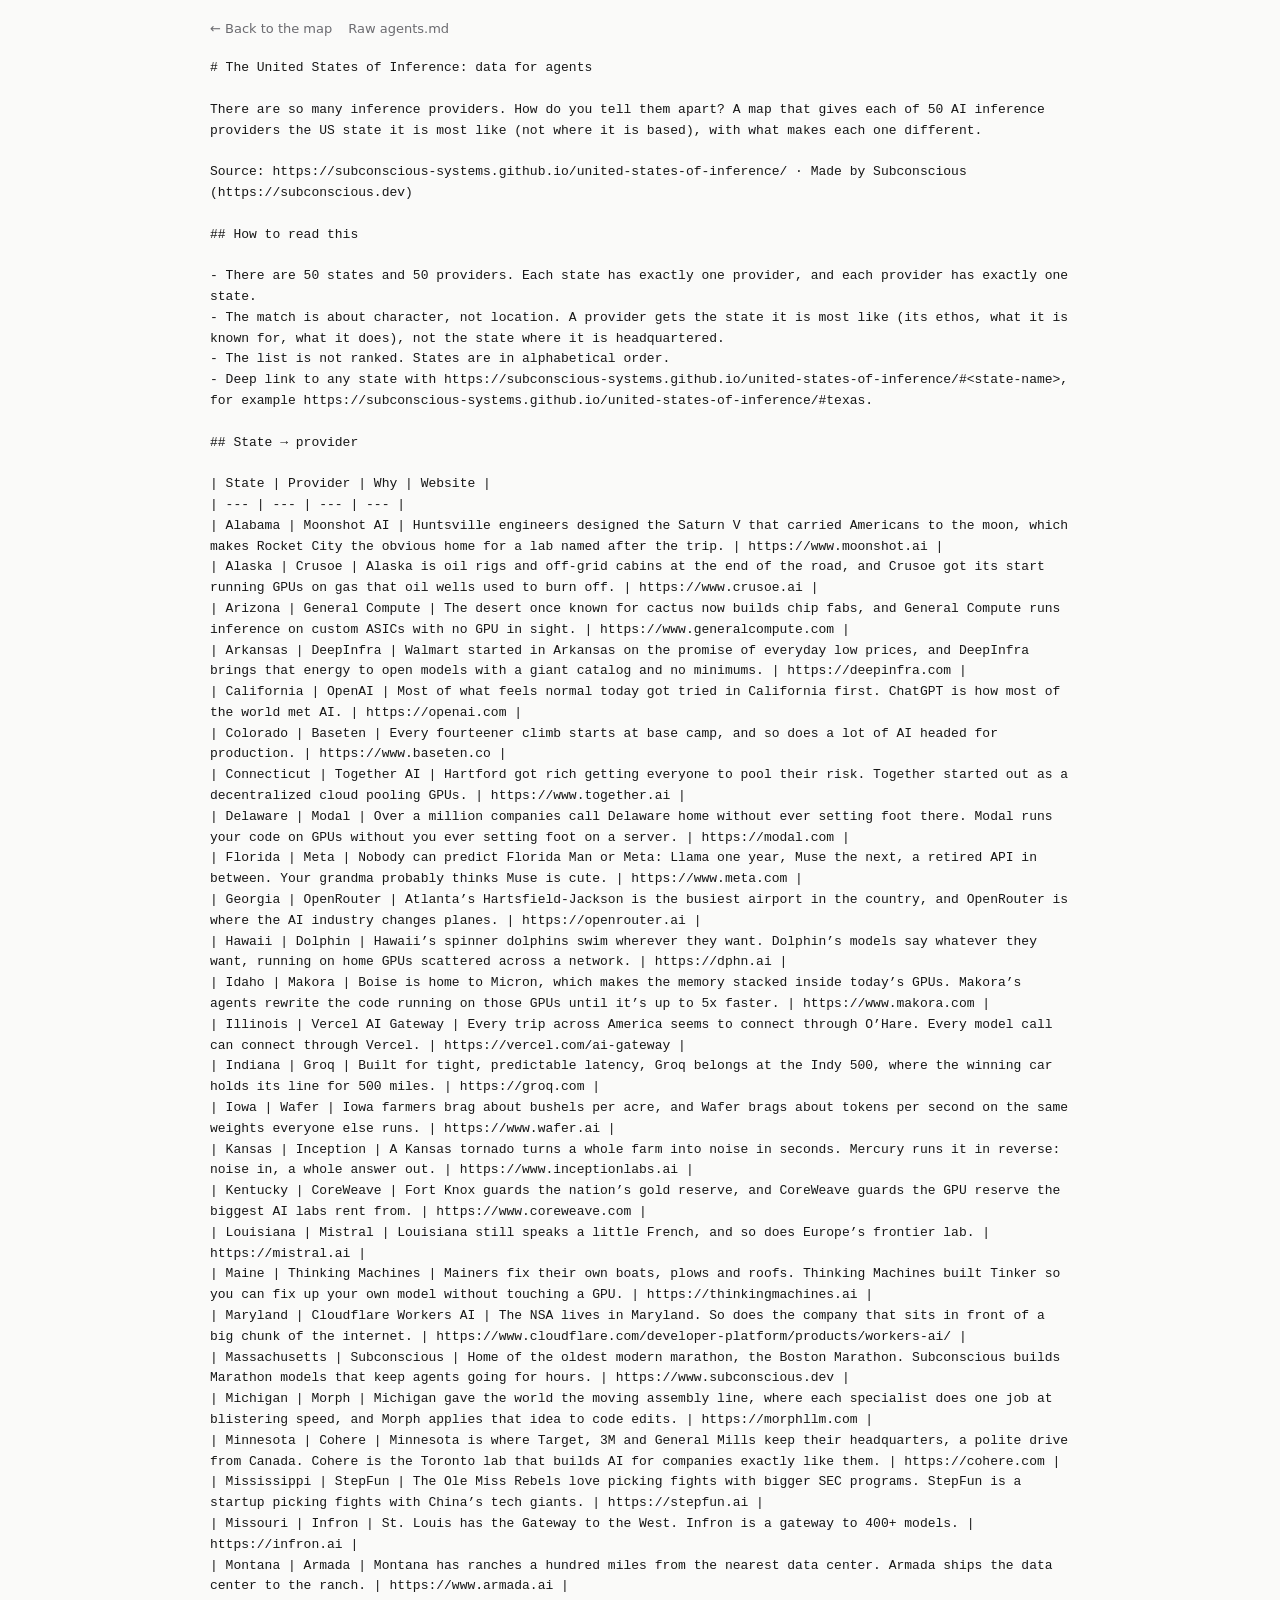
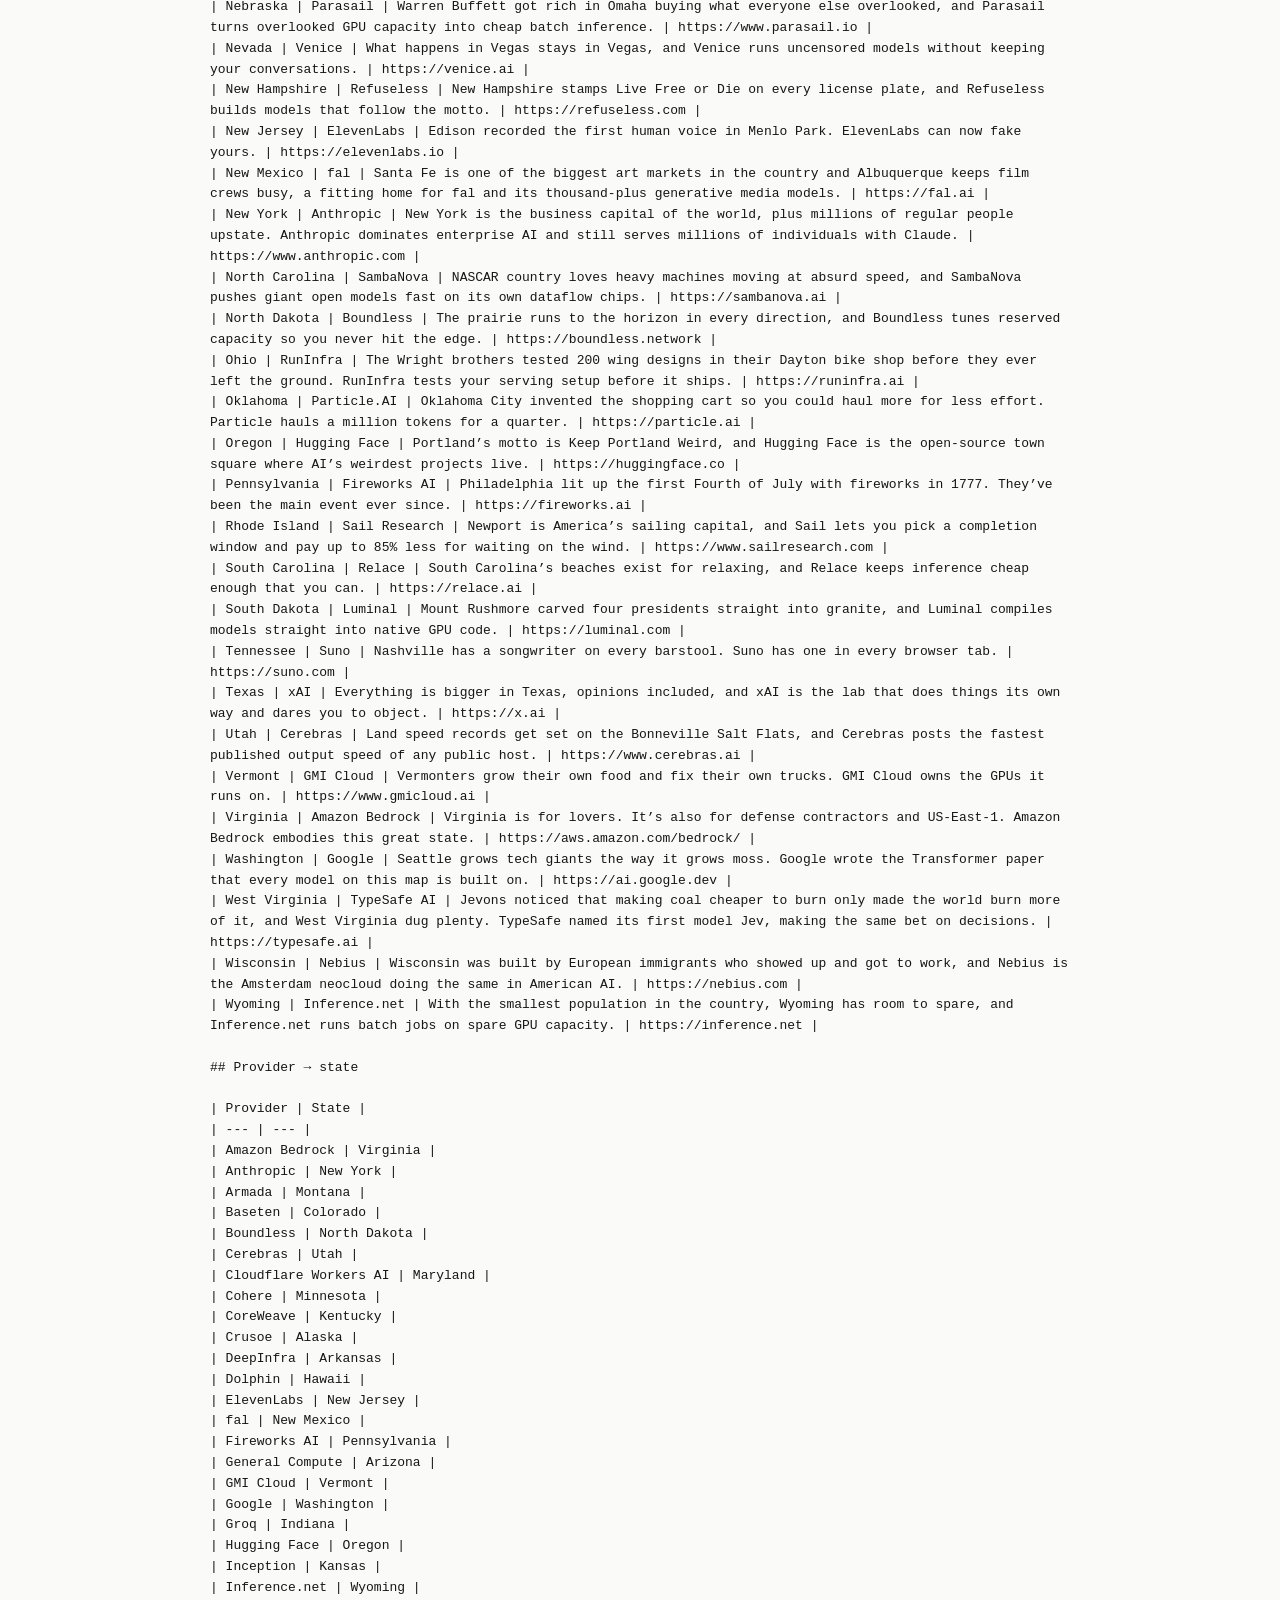
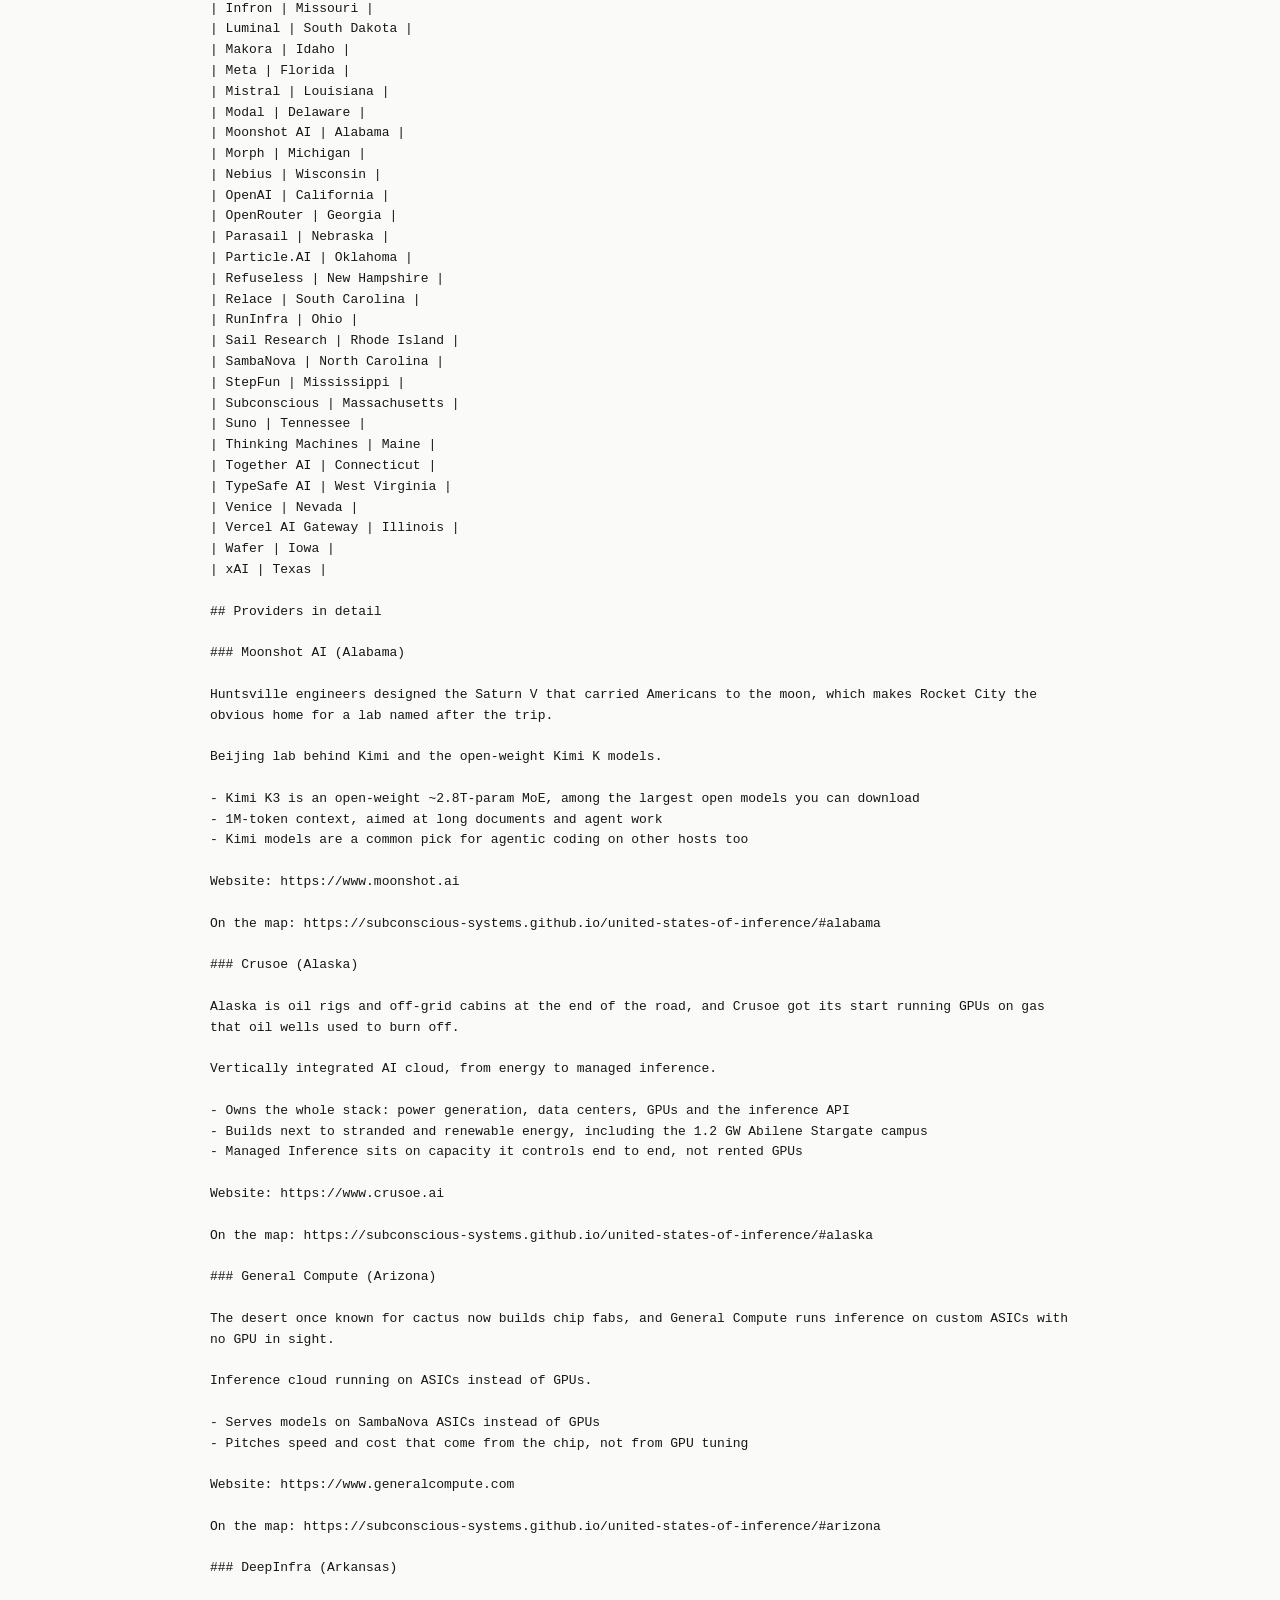
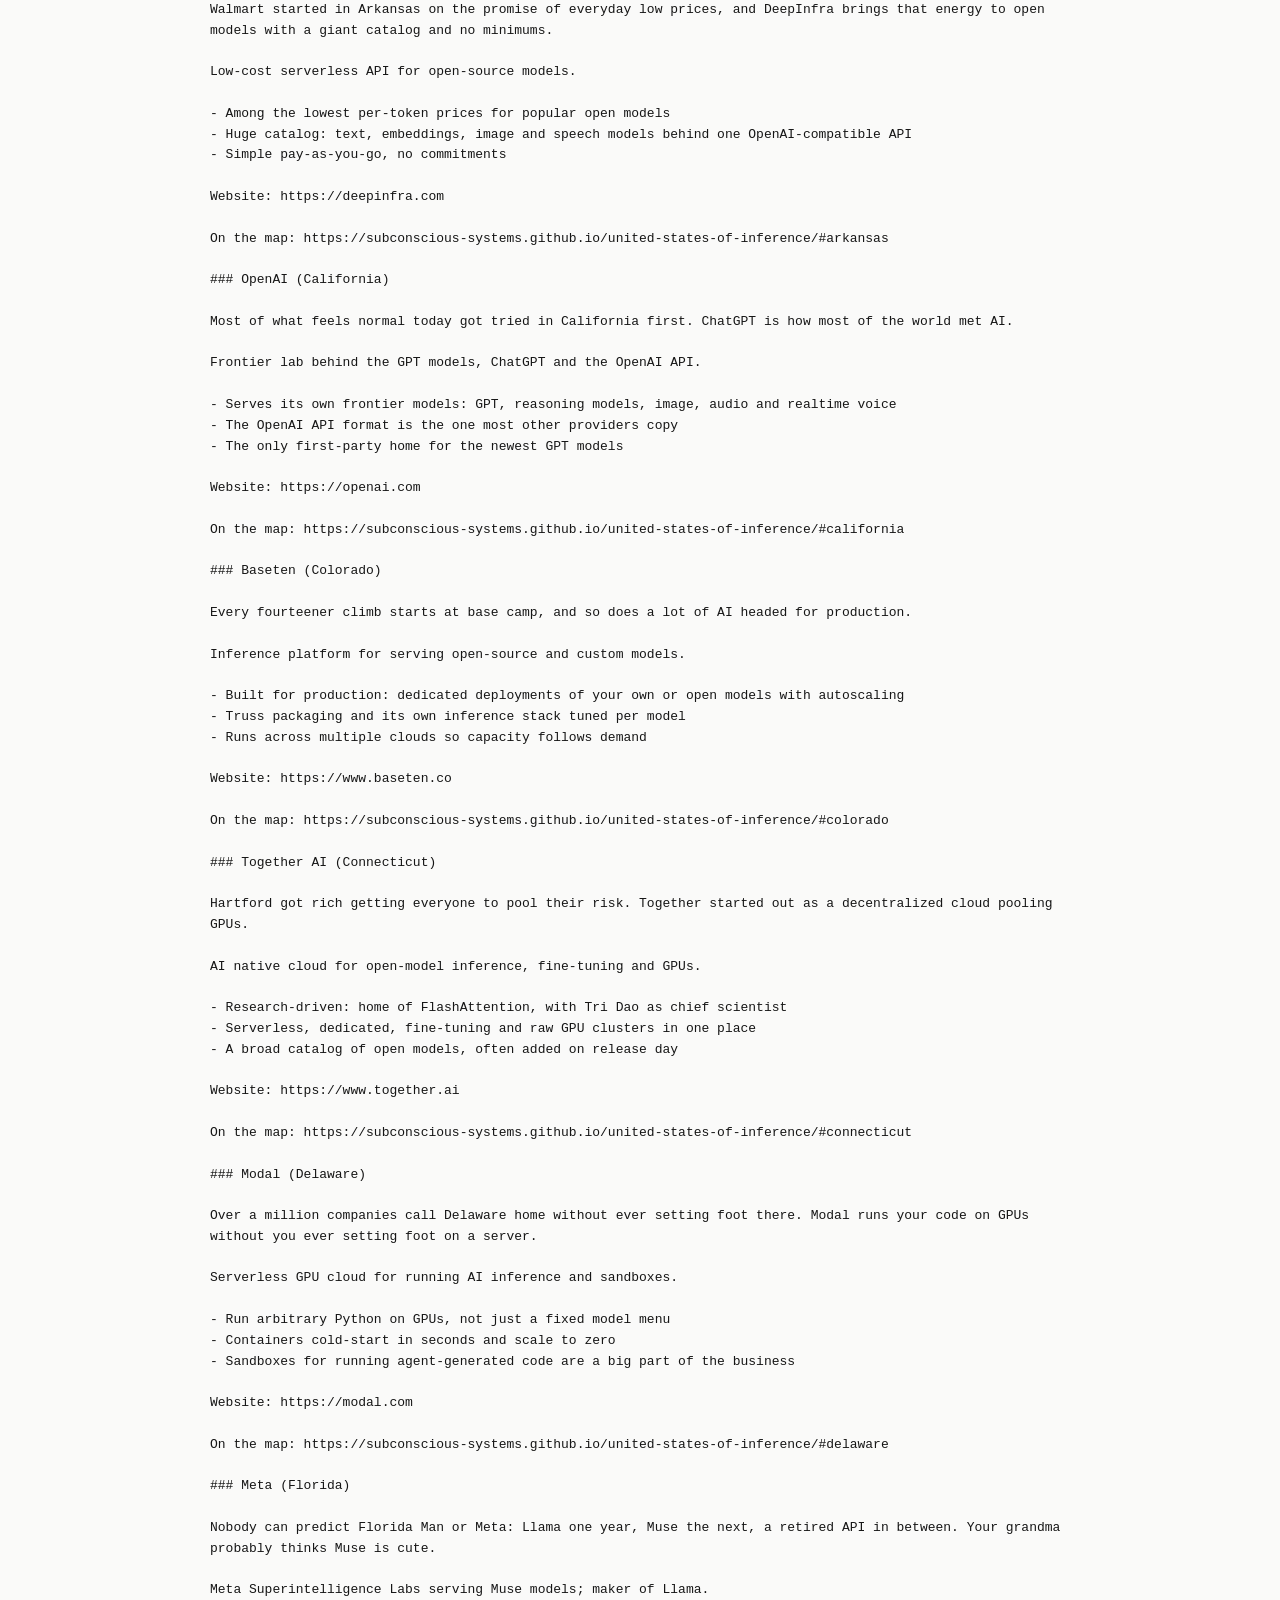
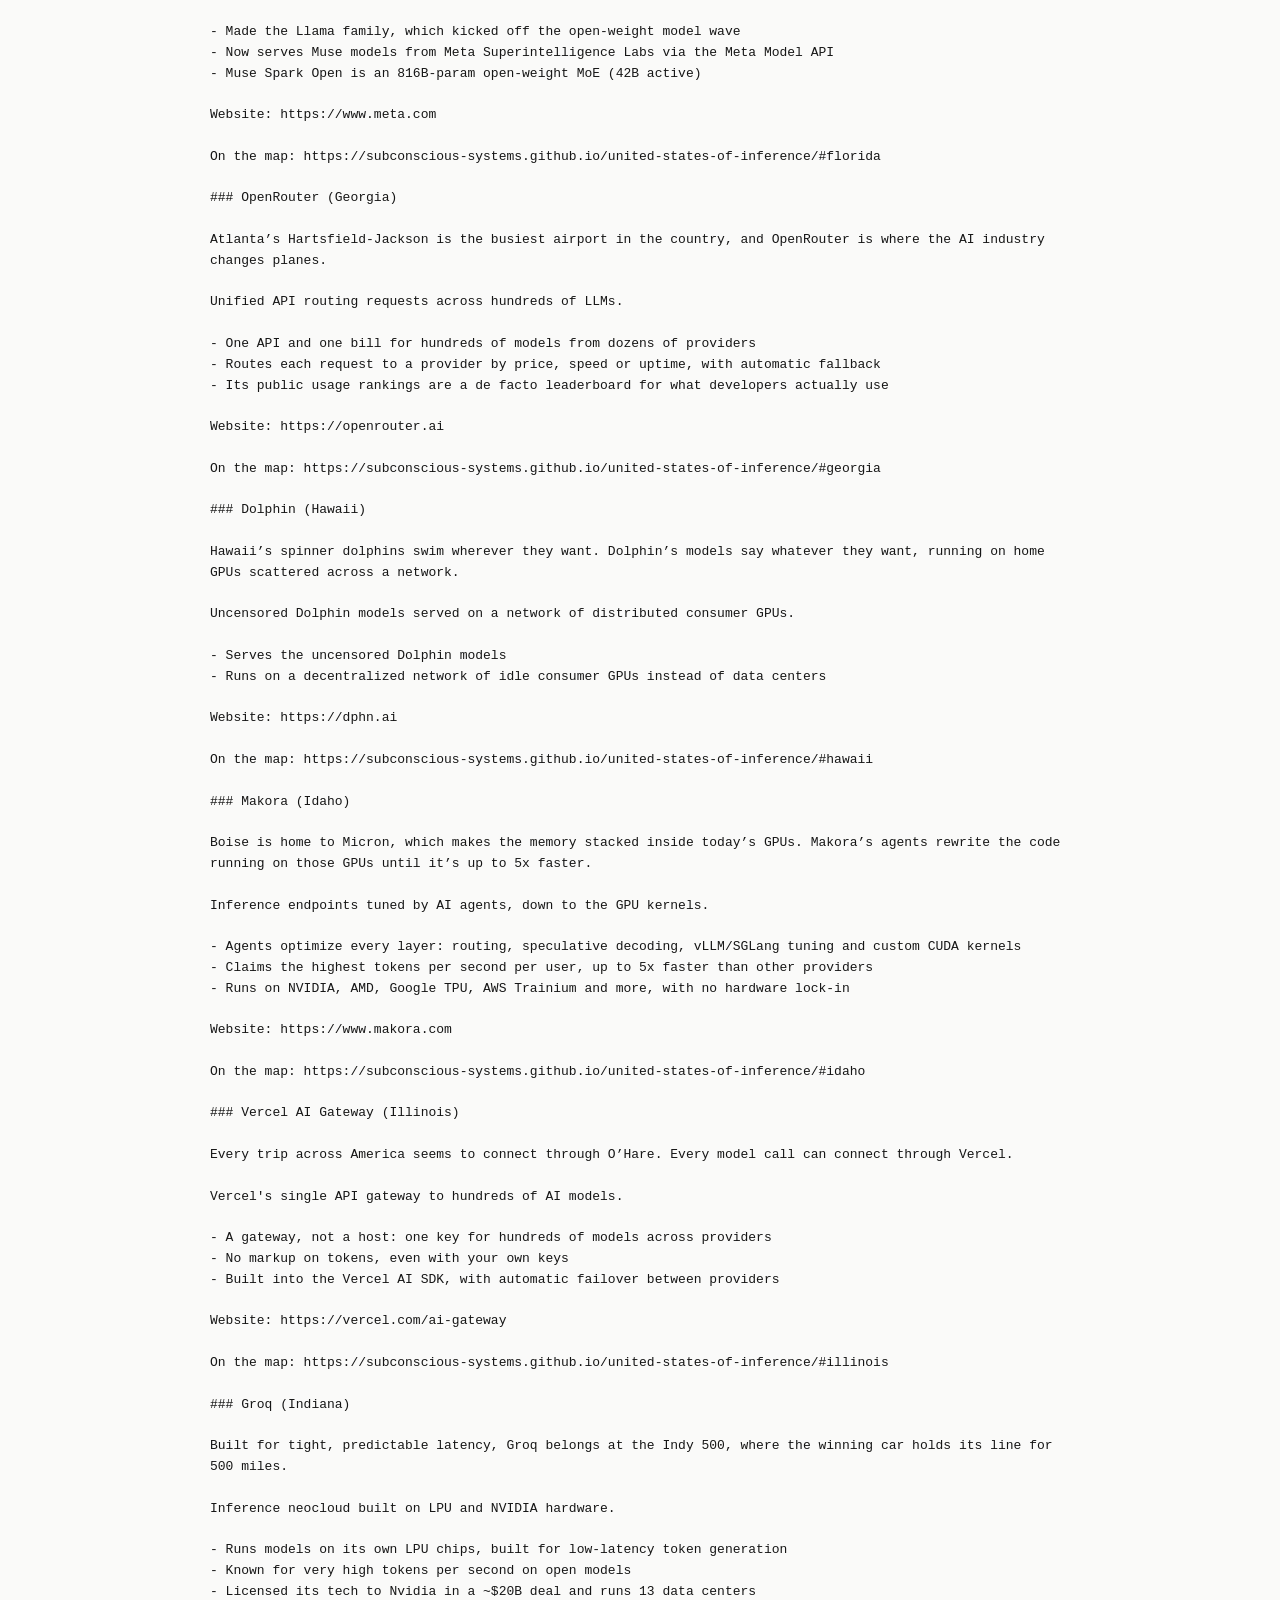
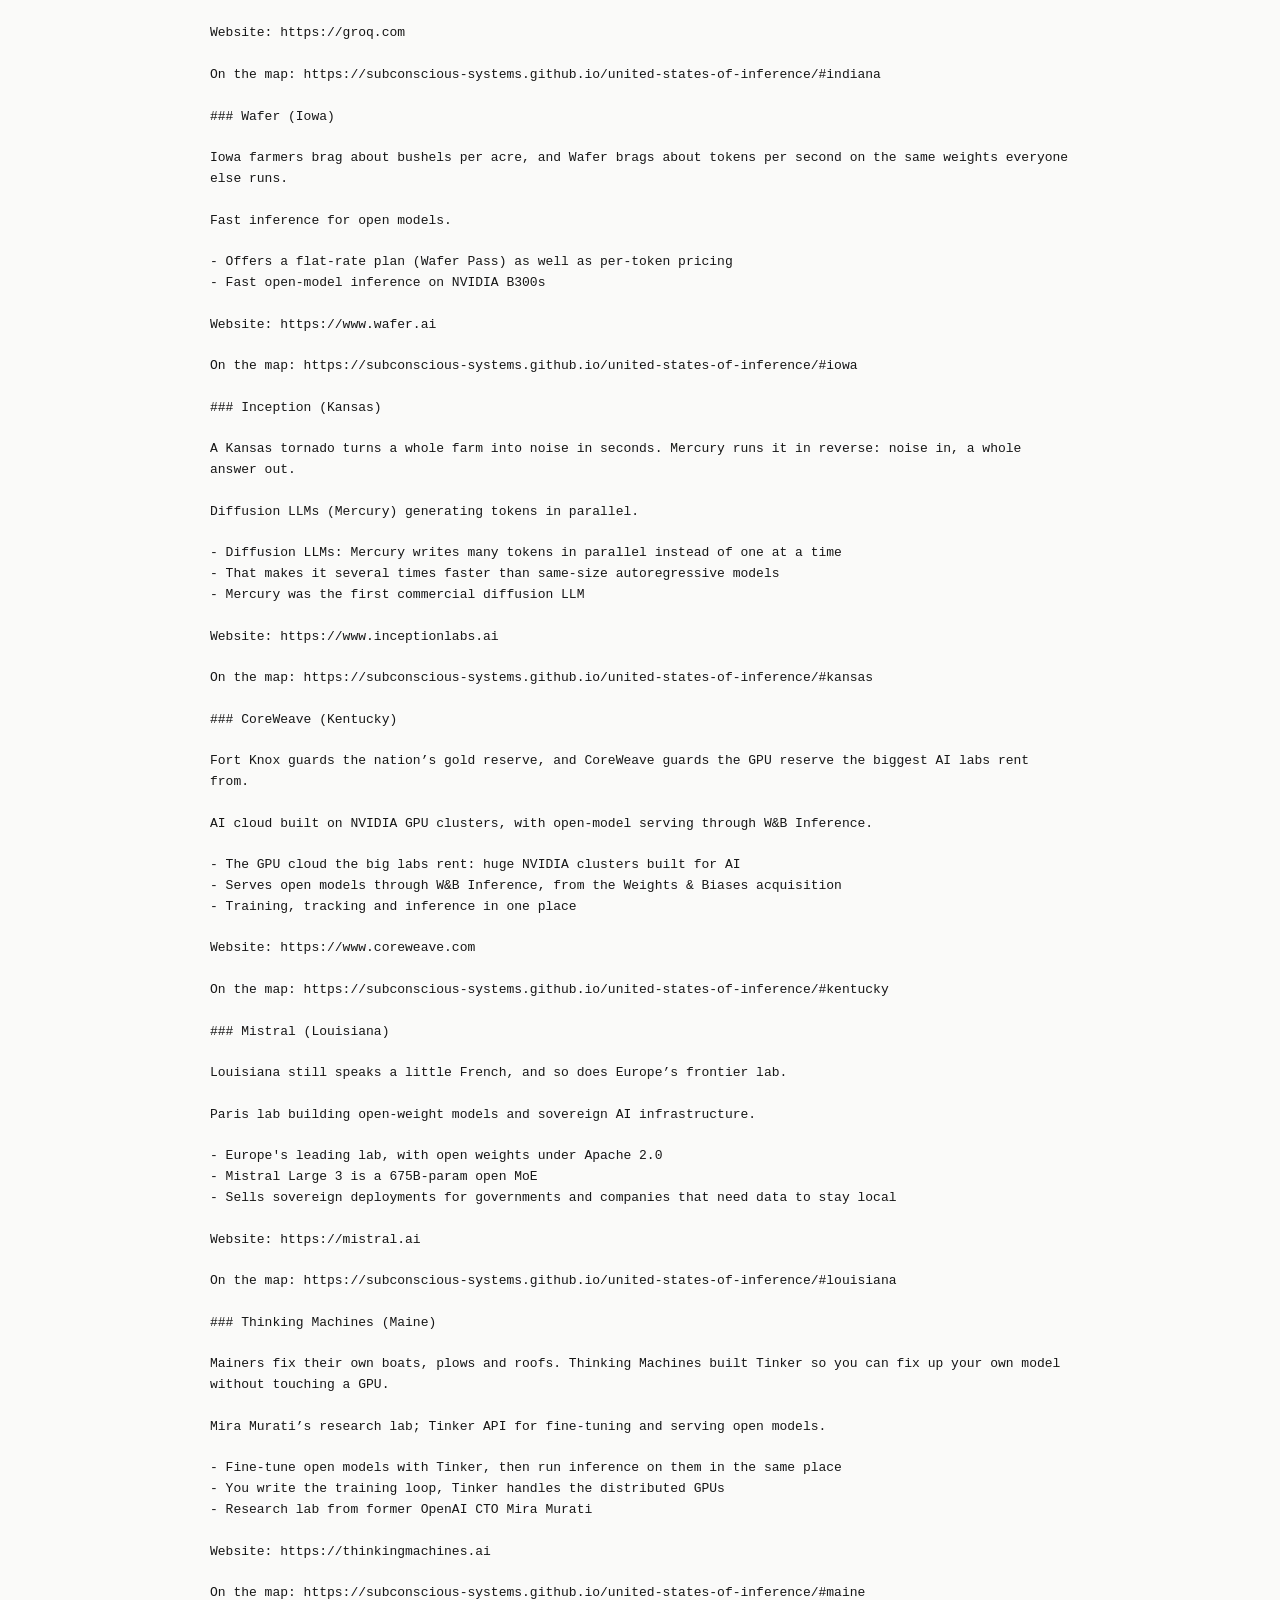
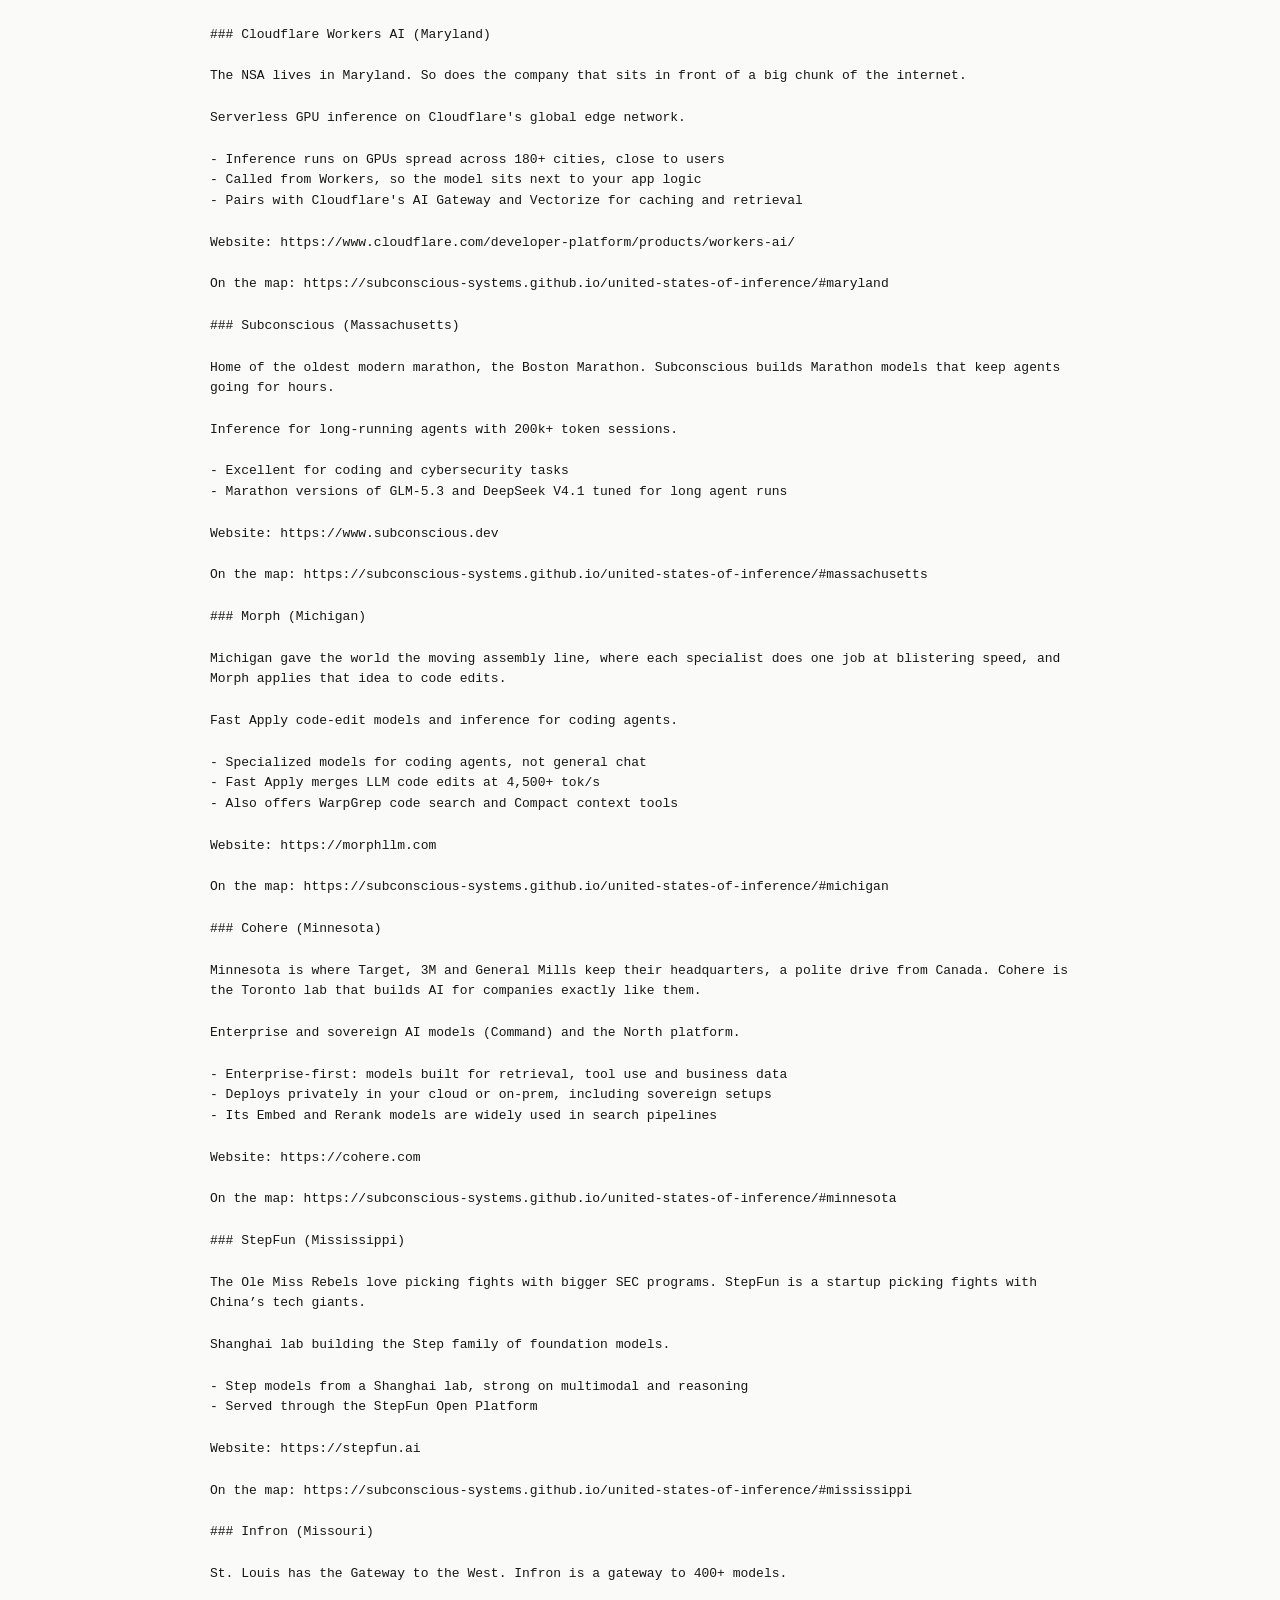
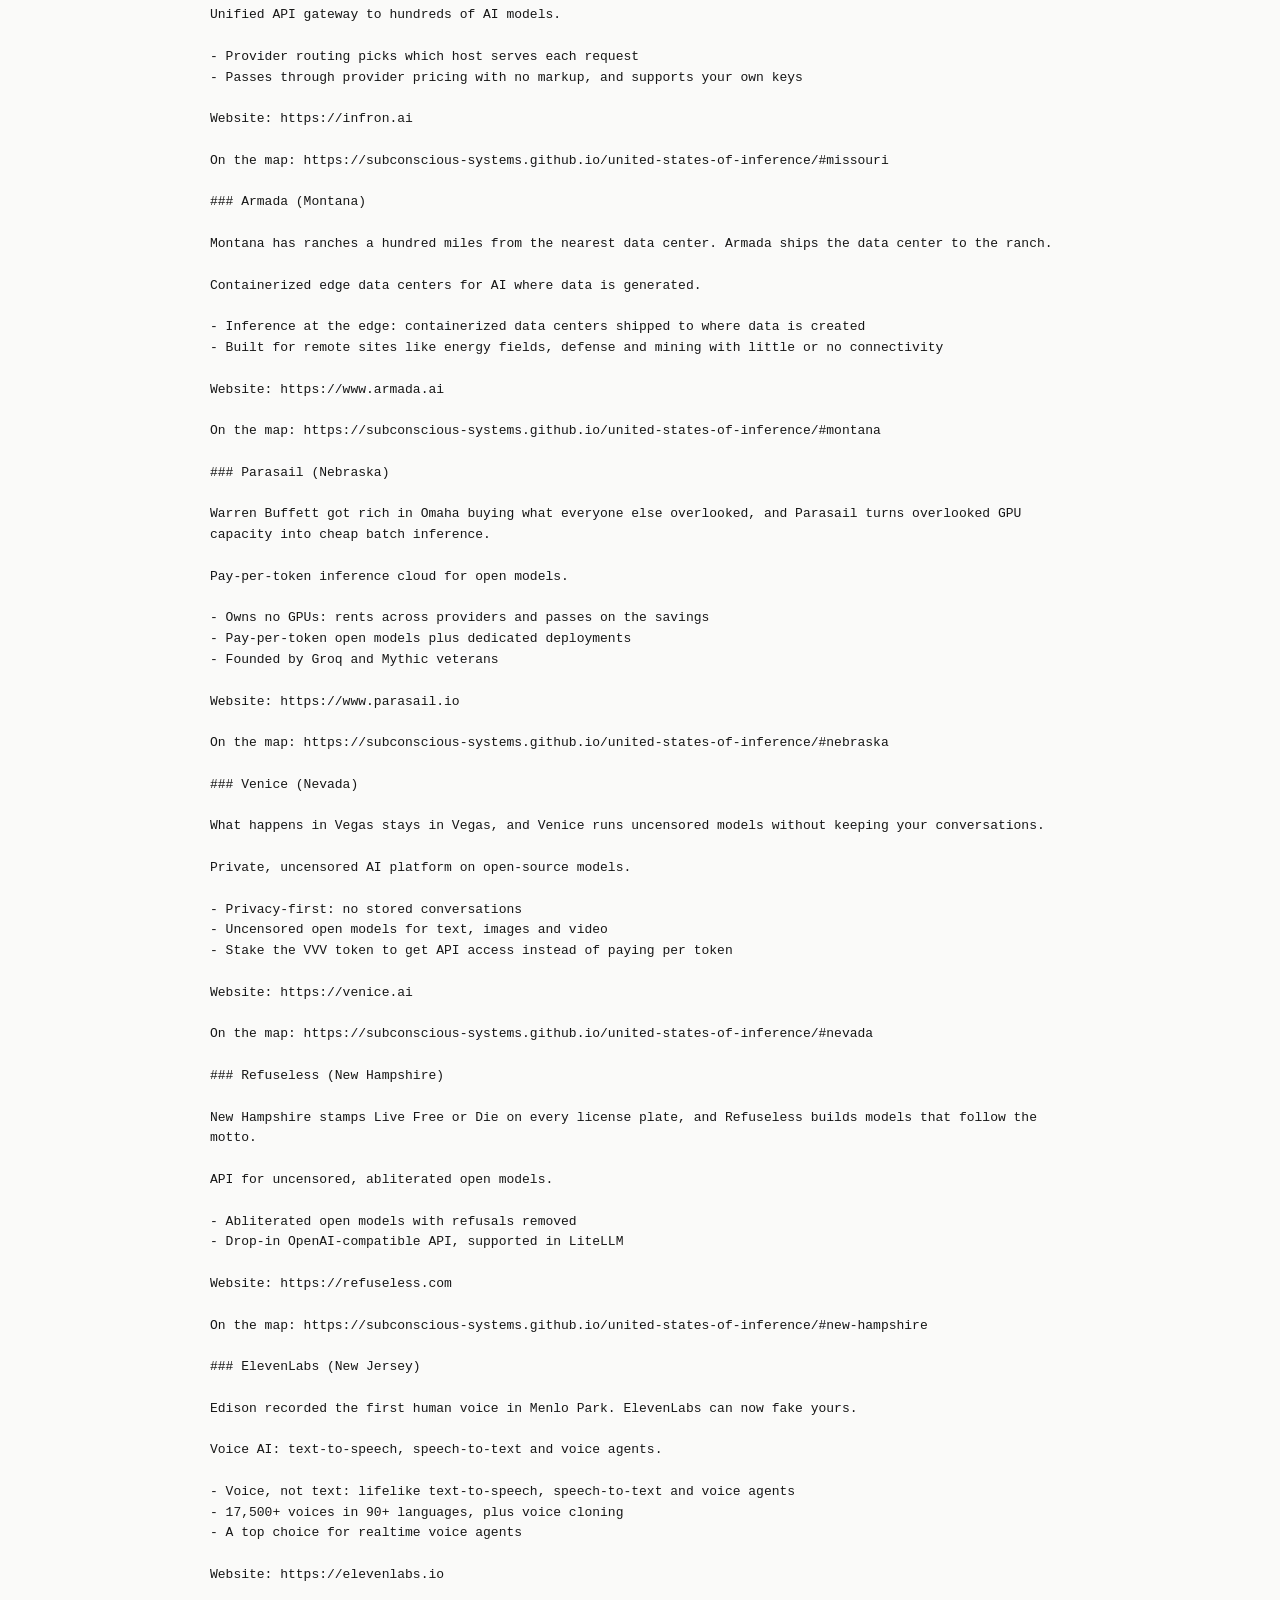
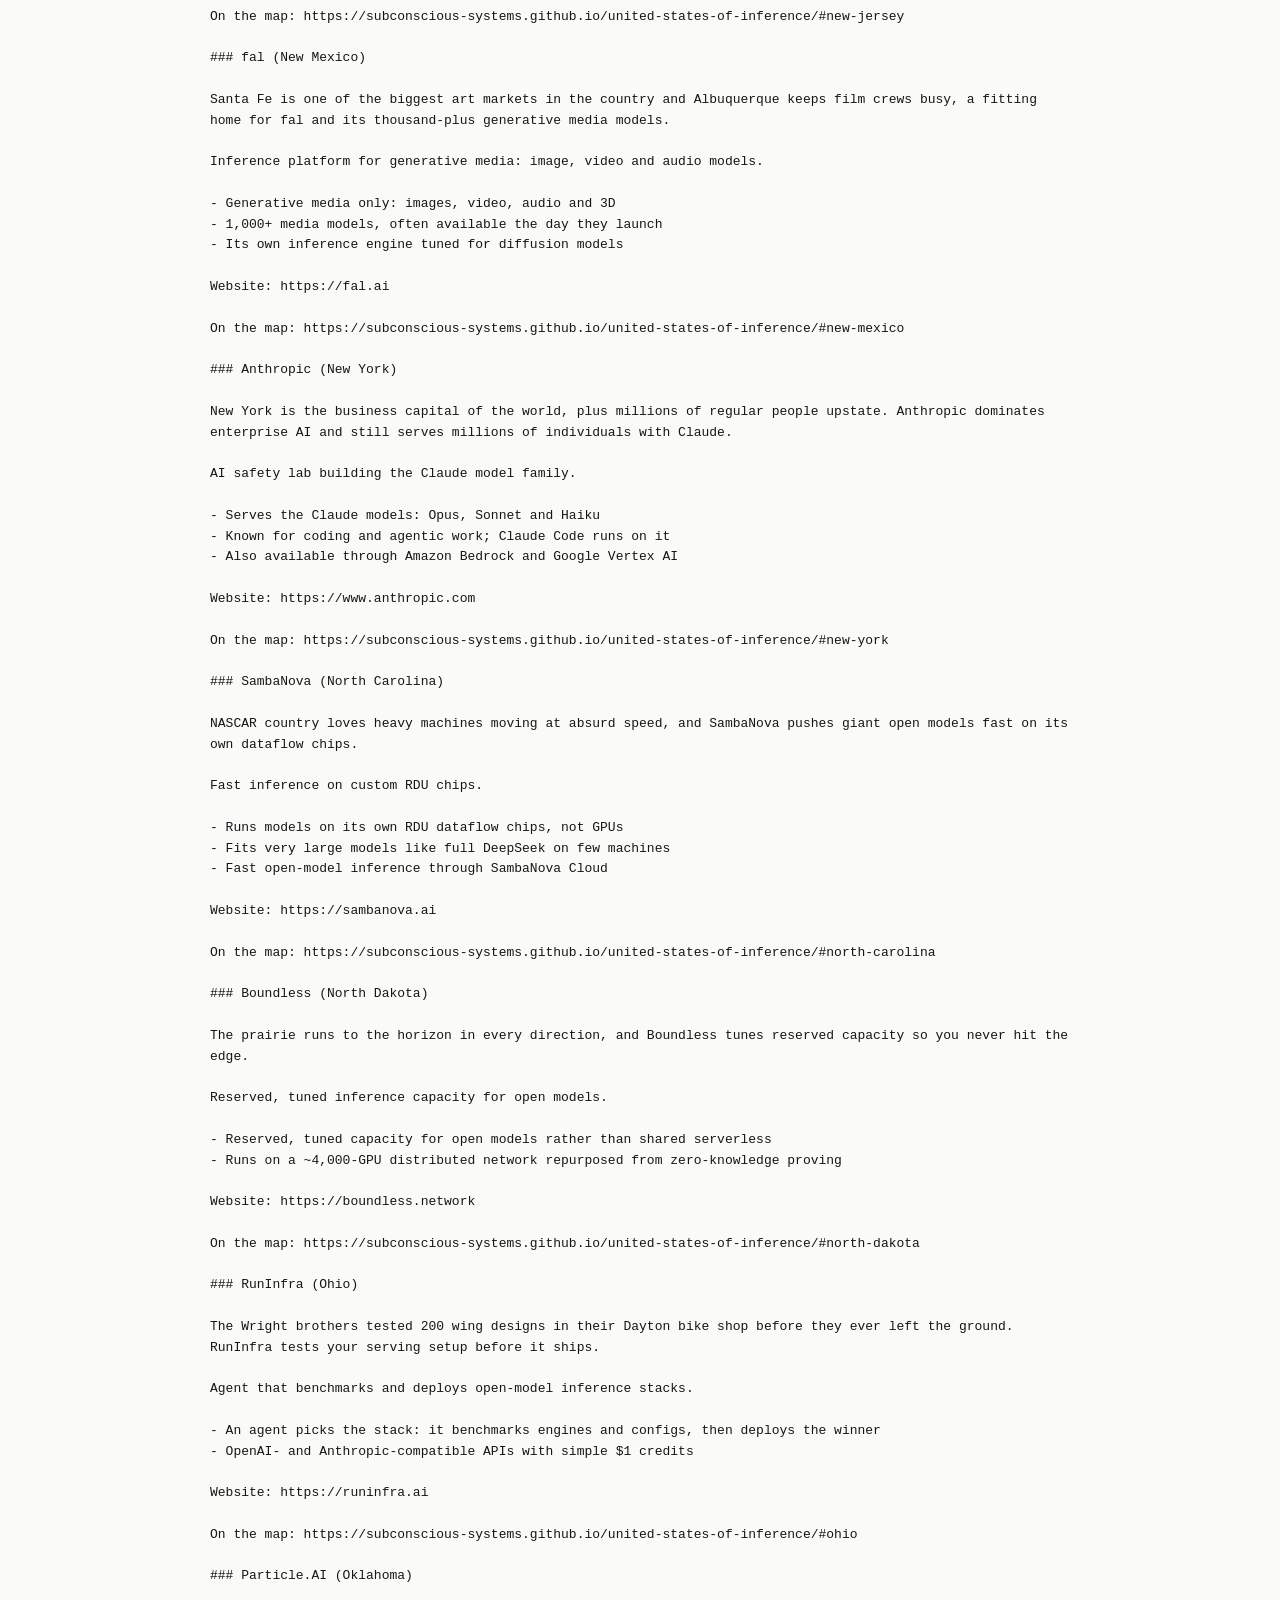
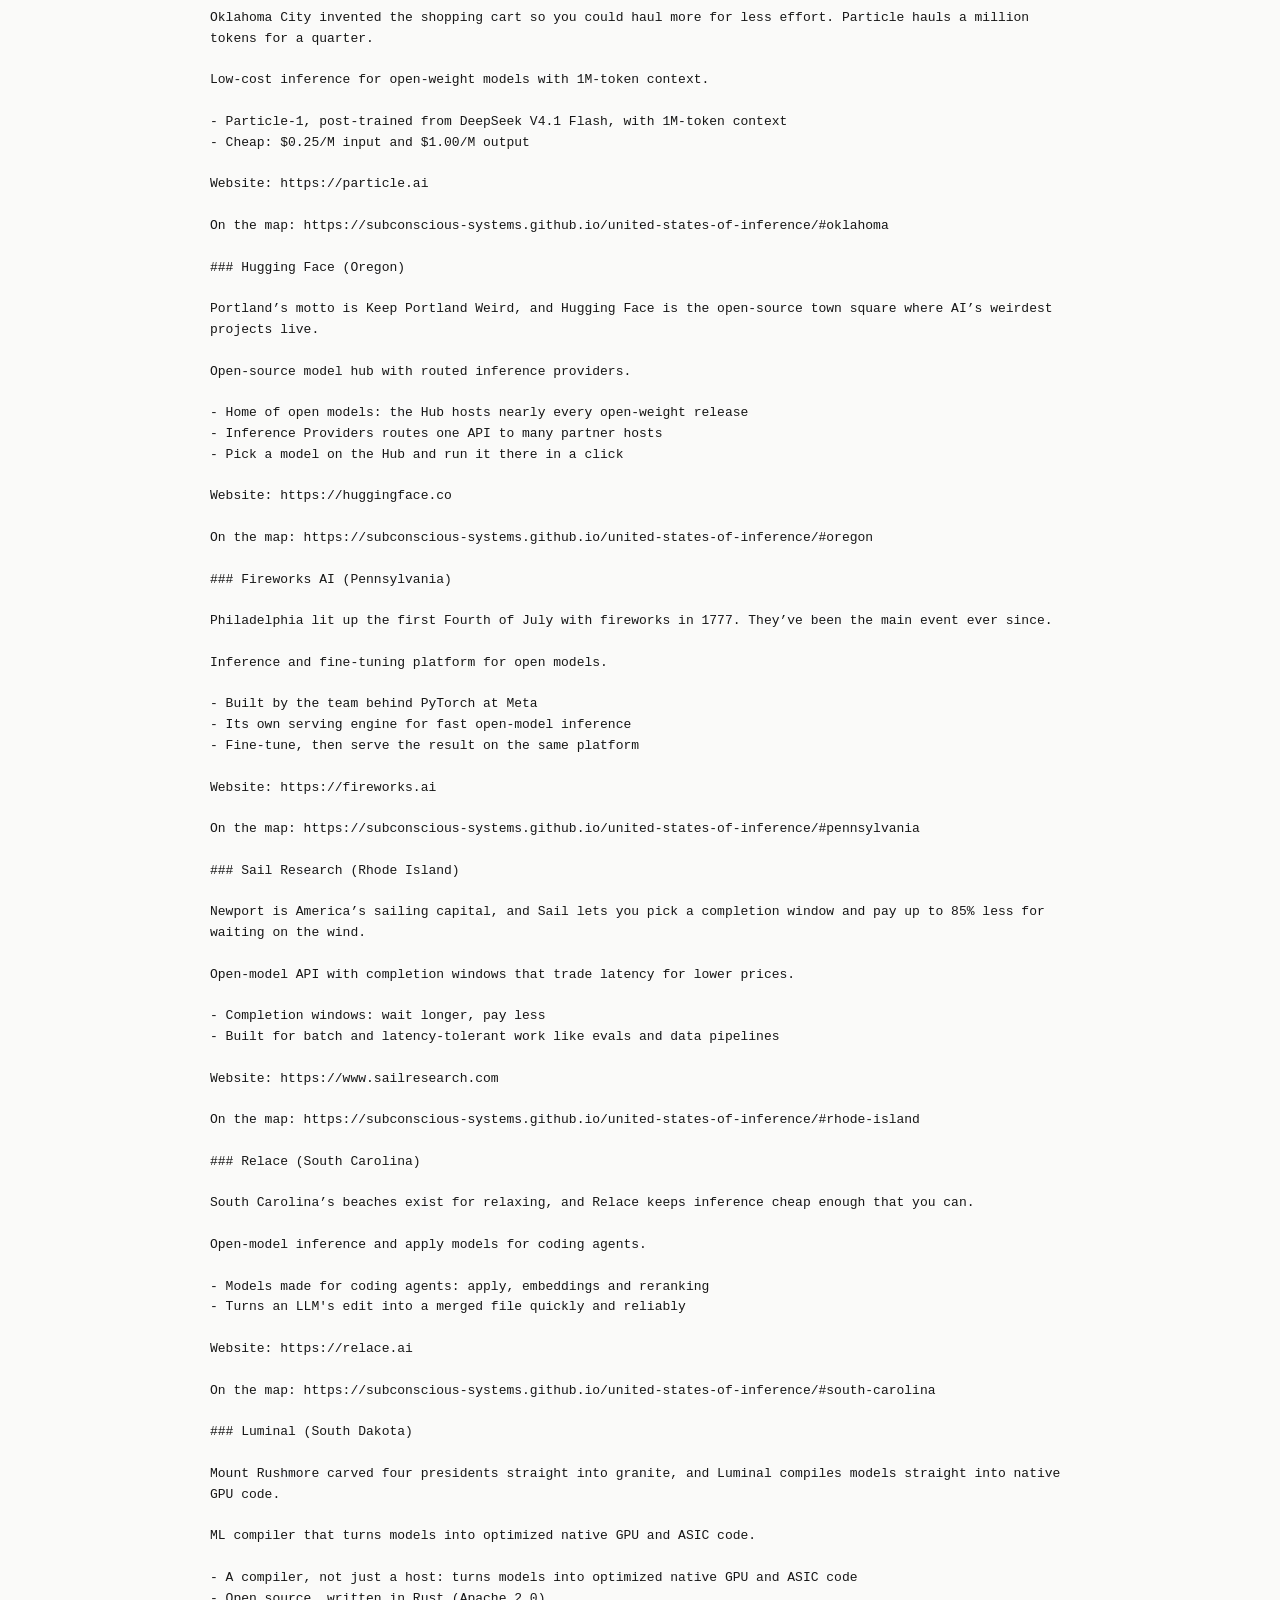
<file: agents.html>
<!doctype html>
<html lang="en">
<head>
  <meta charset="utf-8">
  <meta name="viewport" content="width=device-width, initial-scale=1">
  <title>agents.md · The United States of Inference</title>
  <meta name="description" content="Every state and provider match on The United States of Inference, as Markdown for agents.">
  <link rel="canonical" href="https://subconscious-systems.github.io/united-states-of-inference/agents.html">
  <link rel="alternate" type="text/markdown" href="agents.md">
  <link rel="icon" href="favicon.svg" type="image/svg+xml">
  <meta name="color-scheme" content="dark light">
  <style>
    :root { --bg: #0c0c0d; --fg: #ededed; --muted: #8e8e93; }
    @media (prefers-color-scheme: light) { :root { --bg: #fafaf9; --fg: #161616; --muted: #6b6b70; } }
    body { margin: 0; background: var(--bg); color: var(--fg); }
    nav { max-width: 860px; margin: 0 auto; padding: 20px 16px 0; font: 13px/1.4 ui-sans-serif, system-ui, sans-serif; display: flex; gap: 16px; }
    nav a { color: var(--muted); text-decoration: none; } nav a:hover { color: var(--fg); }
    pre { max-width: 860px; margin: 0 auto; padding: 20px 16px 48px; font: 13px/1.6 ui-monospace, SFMono-Regular, Menlo, monospace; white-space: pre-wrap; overflow-wrap: anywhere; }
  </style>
</head>
<body>
  <nav><a href="./">← Back to the map</a><a href="agents.md">Raw agents.md</a></nav>
  <pre># The United States of Inference: data for agents

There are so many inference providers. How do you tell them apart? A map that gives each of 50 AI inference providers the US state it is most like (not where it is based), with what makes each one different.

Source: https://subconscious-systems.github.io/united-states-of-inference/ · Made by Subconscious (https://subconscious.dev)

## How to read this

- There are 50 states and 50 providers. Each state has exactly one provider, and each provider has exactly one state.
- The match is about character, not location. A provider gets the state it is most like (its ethos, what it is known for, what it does), not the state where it is headquartered.
- The list is not ranked. States are in alphabetical order.
- Deep link to any state with https://subconscious-systems.github.io/united-states-of-inference/#&lt;state-name&gt;, for example https://subconscious-systems.github.io/united-states-of-inference/#texas.

## State → provider

| State | Provider | Why | Website |
| --- | --- | --- | --- |
| Alabama | Moonshot AI | Huntsville engineers designed the Saturn V that carried Americans to the moon, which makes Rocket City the obvious home for a lab named after the trip. | https://www.moonshot.ai |
| Alaska | Crusoe | Alaska is oil rigs and off-grid cabins at the end of the road, and Crusoe got its start running GPUs on gas that oil wells used to burn off. | https://www.crusoe.ai |
| Arizona | General Compute | The desert once known for cactus now builds chip fabs, and General Compute runs inference on custom ASICs with no GPU in sight. | https://www.generalcompute.com |
| Arkansas | DeepInfra | Walmart started in Arkansas on the promise of everyday low prices, and DeepInfra brings that energy to open models with a giant catalog and no minimums. | https://deepinfra.com |
| California | OpenAI | Most of what feels normal today got tried in California first. ChatGPT is how most of the world met AI. | https://openai.com |
| Colorado | Baseten | Every fourteener climb starts at base camp, and so does a lot of AI headed for production. | https://www.baseten.co |
| Connecticut | Together AI | Hartford got rich getting everyone to pool their risk. Together started out as a decentralized cloud pooling GPUs. | https://www.together.ai |
| Delaware | Modal | Over a million companies call Delaware home without ever setting foot there. Modal runs your code on GPUs without you ever setting foot on a server. | https://modal.com |
| Florida | Meta | Nobody can predict Florida Man or Meta: Llama one year, Muse the next, a retired API in between. Your grandma probably thinks Muse is cute. | https://www.meta.com |
| Georgia | OpenRouter | Atlanta’s Hartsfield-Jackson is the busiest airport in the country, and OpenRouter is where the AI industry changes planes. | https://openrouter.ai |
| Hawaii | Dolphin | Hawaii’s spinner dolphins swim wherever they want. Dolphin’s models say whatever they want, running on home GPUs scattered across a network. | https://dphn.ai |
| Idaho | Makora | Boise is home to Micron, which makes the memory stacked inside today’s GPUs. Makora’s agents rewrite the code running on those GPUs until it’s up to 5x faster. | https://www.makora.com |
| Illinois | Vercel AI Gateway | Every trip across America seems to connect through O’Hare. Every model call can connect through Vercel. | https://vercel.com/ai-gateway |
| Indiana | Groq | Built for tight, predictable latency, Groq belongs at the Indy 500, where the winning car holds its line for 500 miles. | https://groq.com |
| Iowa | Wafer | Iowa farmers brag about bushels per acre, and Wafer brags about tokens per second on the same weights everyone else runs. | https://www.wafer.ai |
| Kansas | Inception | A Kansas tornado turns a whole farm into noise in seconds. Mercury runs it in reverse: noise in, a whole answer out. | https://www.inceptionlabs.ai |
| Kentucky | CoreWeave | Fort Knox guards the nation’s gold reserve, and CoreWeave guards the GPU reserve the biggest AI labs rent from. | https://www.coreweave.com |
| Louisiana | Mistral | Louisiana still speaks a little French, and so does Europe’s frontier lab. | https://mistral.ai |
| Maine | Thinking Machines | Mainers fix their own boats, plows and roofs. Thinking Machines built Tinker so you can fix up your own model without touching a GPU. | https://thinkingmachines.ai |
| Maryland | Cloudflare Workers AI | The NSA lives in Maryland. So does the company that sits in front of a big chunk of the internet. | https://www.cloudflare.com/developer-platform/products/workers-ai/ |
| Massachusetts | Subconscious | Home of the oldest modern marathon, the Boston Marathon. Subconscious builds Marathon models that keep agents going for hours. | https://www.subconscious.dev |
| Michigan | Morph | Michigan gave the world the moving assembly line, where each specialist does one job at blistering speed, and Morph applies that idea to code edits. | https://morphllm.com |
| Minnesota | Cohere | Minnesota is where Target, 3M and General Mills keep their headquarters, a polite drive from Canada. Cohere is the Toronto lab that builds AI for companies exactly like them. | https://cohere.com |
| Mississippi | StepFun | The Ole Miss Rebels love picking fights with bigger SEC programs. StepFun is a startup picking fights with China’s tech giants. | https://stepfun.ai |
| Missouri | Infron | St. Louis has the Gateway to the West. Infron is a gateway to 400+ models. | https://infron.ai |
| Montana | Armada | Montana has ranches a hundred miles from the nearest data center. Armada ships the data center to the ranch. | https://www.armada.ai |
| Nebraska | Parasail | Warren Buffett got rich in Omaha buying what everyone else overlooked, and Parasail turns overlooked GPU capacity into cheap batch inference. | https://www.parasail.io |
| Nevada | Venice | What happens in Vegas stays in Vegas, and Venice runs uncensored models without keeping your conversations. | https://venice.ai |
| New Hampshire | Refuseless | New Hampshire stamps Live Free or Die on every license plate, and Refuseless builds models that follow the motto. | https://refuseless.com |
| New Jersey | ElevenLabs | Edison recorded the first human voice in Menlo Park. ElevenLabs can now fake yours. | https://elevenlabs.io |
| New Mexico | fal | Santa Fe is one of the biggest art markets in the country and Albuquerque keeps film crews busy, a fitting home for fal and its thousand-plus generative media models. | https://fal.ai |
| New York | Anthropic | New York is the business capital of the world, plus millions of regular people upstate. Anthropic dominates enterprise AI and still serves millions of individuals with Claude. | https://www.anthropic.com |
| North Carolina | SambaNova | NASCAR country loves heavy machines moving at absurd speed, and SambaNova pushes giant open models fast on its own dataflow chips. | https://sambanova.ai |
| North Dakota | Boundless | The prairie runs to the horizon in every direction, and Boundless tunes reserved capacity so you never hit the edge. | https://boundless.network |
| Ohio | RunInfra | The Wright brothers tested 200 wing designs in their Dayton bike shop before they ever left the ground. RunInfra tests your serving setup before it ships. | https://runinfra.ai |
| Oklahoma | Particle.AI | Oklahoma City invented the shopping cart so you could haul more for less effort. Particle hauls a million tokens for a quarter. | https://particle.ai |
| Oregon | Hugging Face | Portland’s motto is Keep Portland Weird, and Hugging Face is the open-source town square where AI’s weirdest projects live. | https://huggingface.co |
| Pennsylvania | Fireworks AI | Philadelphia lit up the first Fourth of July with fireworks in 1777. They’ve been the main event ever since. | https://fireworks.ai |
| Rhode Island | Sail Research | Newport is America’s sailing capital, and Sail lets you pick a completion window and pay up to 85% less for waiting on the wind. | https://www.sailresearch.com |
| South Carolina | Relace | South Carolina’s beaches exist for relaxing, and Relace keeps inference cheap enough that you can. | https://relace.ai |
| South Dakota | Luminal | Mount Rushmore carved four presidents straight into granite, and Luminal compiles models straight into native GPU code. | https://luminal.com |
| Tennessee | Suno | Nashville has a songwriter on every barstool. Suno has one in every browser tab. | https://suno.com |
| Texas | xAI | Everything is bigger in Texas, opinions included, and xAI is the lab that does things its own way and dares you to object. | https://x.ai |
| Utah | Cerebras | Land speed records get set on the Bonneville Salt Flats, and Cerebras posts the fastest published output speed of any public host. | https://www.cerebras.ai |
| Vermont | GMI Cloud | Vermonters grow their own food and fix their own trucks. GMI Cloud owns the GPUs it runs on. | https://www.gmicloud.ai |
| Virginia | Amazon Bedrock | Virginia is for lovers. It’s also for defense contractors and US-East-1. Amazon Bedrock embodies this great state. | https://aws.amazon.com/bedrock/ |
| Washington | Google | Seattle grows tech giants the way it grows moss. Google wrote the Transformer paper that every model on this map is built on. | https://ai.google.dev |
| West Virginia | TypeSafe AI | Jevons noticed that making coal cheaper to burn only made the world burn more of it, and West Virginia dug plenty. TypeSafe named its first model Jev, making the same bet on decisions. | https://typesafe.ai |
| Wisconsin | Nebius | Wisconsin was built by European immigrants who showed up and got to work, and Nebius is the Amsterdam neocloud doing the same in American AI. | https://nebius.com |
| Wyoming | Inference.net | With the smallest population in the country, Wyoming has room to spare, and Inference.net runs batch jobs on spare GPU capacity. | https://inference.net |

## Provider → state

| Provider | State |
| --- | --- |
| Amazon Bedrock | Virginia |
| Anthropic | New York |
| Armada | Montana |
| Baseten | Colorado |
| Boundless | North Dakota |
| Cerebras | Utah |
| Cloudflare Workers AI | Maryland |
| Cohere | Minnesota |
| CoreWeave | Kentucky |
| Crusoe | Alaska |
| DeepInfra | Arkansas |
| Dolphin | Hawaii |
| ElevenLabs | New Jersey |
| fal | New Mexico |
| Fireworks AI | Pennsylvania |
| General Compute | Arizona |
| GMI Cloud | Vermont |
| Google | Washington |
| Groq | Indiana |
| Hugging Face | Oregon |
| Inception | Kansas |
| Inference.net | Wyoming |
| Infron | Missouri |
| Luminal | South Dakota |
| Makora | Idaho |
| Meta | Florida |
| Mistral | Louisiana |
| Modal | Delaware |
| Moonshot AI | Alabama |
| Morph | Michigan |
| Nebius | Wisconsin |
| OpenAI | California |
| OpenRouter | Georgia |
| Parasail | Nebraska |
| Particle.AI | Oklahoma |
| Refuseless | New Hampshire |
| Relace | South Carolina |
| RunInfra | Ohio |
| Sail Research | Rhode Island |
| SambaNova | North Carolina |
| StepFun | Mississippi |
| Subconscious | Massachusetts |
| Suno | Tennessee |
| Thinking Machines | Maine |
| Together AI | Connecticut |
| TypeSafe AI | West Virginia |
| Venice | Nevada |
| Vercel AI Gateway | Illinois |
| Wafer | Iowa |
| xAI | Texas |

## Providers in detail

### Moonshot AI (Alabama)

Huntsville engineers designed the Saturn V that carried Americans to the moon, which makes Rocket City the obvious home for a lab named after the trip.

Beijing lab behind Kimi and the open-weight Kimi K models.

- Kimi K3 is an open-weight ~2.8T-param MoE, among the largest open models you can download
- 1M-token context, aimed at long documents and agent work
- Kimi models are a common pick for agentic coding on other hosts too

Website: https://www.moonshot.ai

On the map: https://subconscious-systems.github.io/united-states-of-inference/#alabama

### Crusoe (Alaska)

Alaska is oil rigs and off-grid cabins at the end of the road, and Crusoe got its start running GPUs on gas that oil wells used to burn off.

Vertically integrated AI cloud, from energy to managed inference.

- Owns the whole stack: power generation, data centers, GPUs and the inference API
- Builds next to stranded and renewable energy, including the 1.2 GW Abilene Stargate campus
- Managed Inference sits on capacity it controls end to end, not rented GPUs

Website: https://www.crusoe.ai

On the map: https://subconscious-systems.github.io/united-states-of-inference/#alaska

### General Compute (Arizona)

The desert once known for cactus now builds chip fabs, and General Compute runs inference on custom ASICs with no GPU in sight.

Inference cloud running on ASICs instead of GPUs.

- Serves models on SambaNova ASICs instead of GPUs
- Pitches speed and cost that come from the chip, not from GPU tuning

Website: https://www.generalcompute.com

On the map: https://subconscious-systems.github.io/united-states-of-inference/#arizona

### DeepInfra (Arkansas)

Walmart started in Arkansas on the promise of everyday low prices, and DeepInfra brings that energy to open models with a giant catalog and no minimums.

Low-cost serverless API for open-source models.

- Among the lowest per-token prices for popular open models
- Huge catalog: text, embeddings, image and speech models behind one OpenAI-compatible API
- Simple pay-as-you-go, no commitments

Website: https://deepinfra.com

On the map: https://subconscious-systems.github.io/united-states-of-inference/#arkansas

### OpenAI (California)

Most of what feels normal today got tried in California first. ChatGPT is how most of the world met AI.

Frontier lab behind the GPT models, ChatGPT and the OpenAI API.

- Serves its own frontier models: GPT, reasoning models, image, audio and realtime voice
- The OpenAI API format is the one most other providers copy
- The only first-party home for the newest GPT models

Website: https://openai.com

On the map: https://subconscious-systems.github.io/united-states-of-inference/#california

### Baseten (Colorado)

Every fourteener climb starts at base camp, and so does a lot of AI headed for production.

Inference platform for serving open-source and custom models.

- Built for production: dedicated deployments of your own or open models with autoscaling
- Truss packaging and its own inference stack tuned per model
- Runs across multiple clouds so capacity follows demand

Website: https://www.baseten.co

On the map: https://subconscious-systems.github.io/united-states-of-inference/#colorado

### Together AI (Connecticut)

Hartford got rich getting everyone to pool their risk. Together started out as a decentralized cloud pooling GPUs.

AI native cloud for open-model inference, fine-tuning and GPUs.

- Research-driven: home of FlashAttention, with Tri Dao as chief scientist
- Serverless, dedicated, fine-tuning and raw GPU clusters in one place
- A broad catalog of open models, often added on release day

Website: https://www.together.ai

On the map: https://subconscious-systems.github.io/united-states-of-inference/#connecticut

### Modal (Delaware)

Over a million companies call Delaware home without ever setting foot there. Modal runs your code on GPUs without you ever setting foot on a server.

Serverless GPU cloud for running AI inference and sandboxes.

- Run arbitrary Python on GPUs, not just a fixed model menu
- Containers cold-start in seconds and scale to zero
- Sandboxes for running agent-generated code are a big part of the business

Website: https://modal.com

On the map: https://subconscious-systems.github.io/united-states-of-inference/#delaware

### Meta (Florida)

Nobody can predict Florida Man or Meta: Llama one year, Muse the next, a retired API in between. Your grandma probably thinks Muse is cute.

Meta Superintelligence Labs serving Muse models; maker of Llama.

- Made the Llama family, which kicked off the open-weight model wave
- Now serves Muse models from Meta Superintelligence Labs via the Meta Model API
- Muse Spark Open is an 816B-param open-weight MoE (42B active)

Website: https://www.meta.com

On the map: https://subconscious-systems.github.io/united-states-of-inference/#florida

### OpenRouter (Georgia)

Atlanta’s Hartsfield-Jackson is the busiest airport in the country, and OpenRouter is where the AI industry changes planes.

Unified API routing requests across hundreds of LLMs.

- One API and one bill for hundreds of models from dozens of providers
- Routes each request to a provider by price, speed or uptime, with automatic fallback
- Its public usage rankings are a de facto leaderboard for what developers actually use

Website: https://openrouter.ai

On the map: https://subconscious-systems.github.io/united-states-of-inference/#georgia

### Dolphin (Hawaii)

Hawaii’s spinner dolphins swim wherever they want. Dolphin’s models say whatever they want, running on home GPUs scattered across a network.

Uncensored Dolphin models served on a network of distributed consumer GPUs.

- Serves the uncensored Dolphin models
- Runs on a decentralized network of idle consumer GPUs instead of data centers

Website: https://dphn.ai

On the map: https://subconscious-systems.github.io/united-states-of-inference/#hawaii

### Makora (Idaho)

Boise is home to Micron, which makes the memory stacked inside today’s GPUs. Makora’s agents rewrite the code running on those GPUs until it’s up to 5x faster.

Inference endpoints tuned by AI agents, down to the GPU kernels.

- Agents optimize every layer: routing, speculative decoding, vLLM/SGLang tuning and custom CUDA kernels
- Claims the highest tokens per second per user, up to 5x faster than other providers
- Runs on NVIDIA, AMD, Google TPU, AWS Trainium and more, with no hardware lock-in

Website: https://www.makora.com

On the map: https://subconscious-systems.github.io/united-states-of-inference/#idaho

### Vercel AI Gateway (Illinois)

Every trip across America seems to connect through O’Hare. Every model call can connect through Vercel.

Vercel's single API gateway to hundreds of AI models.

- A gateway, not a host: one key for hundreds of models across providers
- No markup on tokens, even with your own keys
- Built into the Vercel AI SDK, with automatic failover between providers

Website: https://vercel.com/ai-gateway

On the map: https://subconscious-systems.github.io/united-states-of-inference/#illinois

### Groq (Indiana)

Built for tight, predictable latency, Groq belongs at the Indy 500, where the winning car holds its line for 500 miles.

Inference neocloud built on LPU and NVIDIA hardware.

- Runs models on its own LPU chips, built for low-latency token generation
- Known for very high tokens per second on open models
- Licensed its tech to Nvidia in a ~$20B deal and runs 13 data centers

Website: https://groq.com

On the map: https://subconscious-systems.github.io/united-states-of-inference/#indiana

### Wafer (Iowa)

Iowa farmers brag about bushels per acre, and Wafer brags about tokens per second on the same weights everyone else runs.

Fast inference for open models.

- Offers a flat-rate plan (Wafer Pass) as well as per-token pricing
- Fast open-model inference on NVIDIA B300s

Website: https://www.wafer.ai

On the map: https://subconscious-systems.github.io/united-states-of-inference/#iowa

### Inception (Kansas)

A Kansas tornado turns a whole farm into noise in seconds. Mercury runs it in reverse: noise in, a whole answer out.

Diffusion LLMs (Mercury) generating tokens in parallel.

- Diffusion LLMs: Mercury writes many tokens in parallel instead of one at a time
- That makes it several times faster than same-size autoregressive models
- Mercury was the first commercial diffusion LLM

Website: https://www.inceptionlabs.ai

On the map: https://subconscious-systems.github.io/united-states-of-inference/#kansas

### CoreWeave (Kentucky)

Fort Knox guards the nation’s gold reserve, and CoreWeave guards the GPU reserve the biggest AI labs rent from.

AI cloud built on NVIDIA GPU clusters, with open-model serving through W&amp;B Inference.

- The GPU cloud the big labs rent: huge NVIDIA clusters built for AI
- Serves open models through W&amp;B Inference, from the Weights &amp; Biases acquisition
- Training, tracking and inference in one place

Website: https://www.coreweave.com

On the map: https://subconscious-systems.github.io/united-states-of-inference/#kentucky

### Mistral (Louisiana)

Louisiana still speaks a little French, and so does Europe’s frontier lab.

Paris lab building open-weight models and sovereign AI infrastructure.

- Europe's leading lab, with open weights under Apache 2.0
- Mistral Large 3 is a 675B-param open MoE
- Sells sovereign deployments for governments and companies that need data to stay local

Website: https://mistral.ai

On the map: https://subconscious-systems.github.io/united-states-of-inference/#louisiana

### Thinking Machines (Maine)

Mainers fix their own boats, plows and roofs. Thinking Machines built Tinker so you can fix up your own model without touching a GPU.

Mira Murati’s research lab; Tinker API for fine-tuning and serving open models.

- Fine-tune open models with Tinker, then run inference on them in the same place
- You write the training loop, Tinker handles the distributed GPUs
- Research lab from former OpenAI CTO Mira Murati

Website: https://thinkingmachines.ai

On the map: https://subconscious-systems.github.io/united-states-of-inference/#maine

### Cloudflare Workers AI (Maryland)

The NSA lives in Maryland. So does the company that sits in front of a big chunk of the internet.

Serverless GPU inference on Cloudflare's global edge network.

- Inference runs on GPUs spread across 180+ cities, close to users
- Called from Workers, so the model sits next to your app logic
- Pairs with Cloudflare's AI Gateway and Vectorize for caching and retrieval

Website: https://www.cloudflare.com/developer-platform/products/workers-ai/

On the map: https://subconscious-systems.github.io/united-states-of-inference/#maryland

### Subconscious (Massachusetts)

Home of the oldest modern marathon, the Boston Marathon. Subconscious builds Marathon models that keep agents going for hours.

Inference for long-running agents with 200k+ token sessions.

- Excellent for coding and cybersecurity tasks
- Marathon versions of GLM-5.3 and DeepSeek V4.1 tuned for long agent runs

Website: https://www.subconscious.dev

On the map: https://subconscious-systems.github.io/united-states-of-inference/#massachusetts

### Morph (Michigan)

Michigan gave the world the moving assembly line, where each specialist does one job at blistering speed, and Morph applies that idea to code edits.

Fast Apply code-edit models and inference for coding agents.

- Specialized models for coding agents, not general chat
- Fast Apply merges LLM code edits at 4,500+ tok/s
- Also offers WarpGrep code search and Compact context tools

Website: https://morphllm.com

On the map: https://subconscious-systems.github.io/united-states-of-inference/#michigan

### Cohere (Minnesota)

Minnesota is where Target, 3M and General Mills keep their headquarters, a polite drive from Canada. Cohere is the Toronto lab that builds AI for companies exactly like them.

Enterprise and sovereign AI models (Command) and the North platform.

- Enterprise-first: models built for retrieval, tool use and business data
- Deploys privately in your cloud or on-prem, including sovereign setups
- Its Embed and Rerank models are widely used in search pipelines

Website: https://cohere.com

On the map: https://subconscious-systems.github.io/united-states-of-inference/#minnesota

### StepFun (Mississippi)

The Ole Miss Rebels love picking fights with bigger SEC programs. StepFun is a startup picking fights with China’s tech giants.

Shanghai lab building the Step family of foundation models.

- Step models from a Shanghai lab, strong on multimodal and reasoning
- Served through the StepFun Open Platform

Website: https://stepfun.ai

On the map: https://subconscious-systems.github.io/united-states-of-inference/#mississippi

### Infron (Missouri)

St. Louis has the Gateway to the West. Infron is a gateway to 400+ models.

Unified API gateway to hundreds of AI models.

- Provider routing picks which host serves each request
- Passes through provider pricing with no markup, and supports your own keys

Website: https://infron.ai

On the map: https://subconscious-systems.github.io/united-states-of-inference/#missouri

### Armada (Montana)

Montana has ranches a hundred miles from the nearest data center. Armada ships the data center to the ranch.

Containerized edge data centers for AI where data is generated.

- Inference at the edge: containerized data centers shipped to where data is created
- Built for remote sites like energy fields, defense and mining with little or no connectivity

Website: https://www.armada.ai

On the map: https://subconscious-systems.github.io/united-states-of-inference/#montana

### Parasail (Nebraska)

Warren Buffett got rich in Omaha buying what everyone else overlooked, and Parasail turns overlooked GPU capacity into cheap batch inference.

Pay-per-token inference cloud for open models.

- Owns no GPUs: rents across providers and passes on the savings
- Pay-per-token open models plus dedicated deployments
- Founded by Groq and Mythic veterans

Website: https://www.parasail.io

On the map: https://subconscious-systems.github.io/united-states-of-inference/#nebraska

### Venice (Nevada)

What happens in Vegas stays in Vegas, and Venice runs uncensored models without keeping your conversations.

Private, uncensored AI platform on open-source models.

- Privacy-first: no stored conversations
- Uncensored open models for text, images and video
- Stake the VVV token to get API access instead of paying per token

Website: https://venice.ai

On the map: https://subconscious-systems.github.io/united-states-of-inference/#nevada

### Refuseless (New Hampshire)

New Hampshire stamps Live Free or Die on every license plate, and Refuseless builds models that follow the motto.

API for uncensored, abliterated open models.

- Abliterated open models with refusals removed
- Drop-in OpenAI-compatible API, supported in LiteLLM

Website: https://refuseless.com

On the map: https://subconscious-systems.github.io/united-states-of-inference/#new-hampshire

### ElevenLabs (New Jersey)

Edison recorded the first human voice in Menlo Park. ElevenLabs can now fake yours.

Voice AI: text-to-speech, speech-to-text and voice agents.

- Voice, not text: lifelike text-to-speech, speech-to-text and voice agents
- 17,500+ voices in 90+ languages, plus voice cloning
- A top choice for realtime voice agents

Website: https://elevenlabs.io

On the map: https://subconscious-systems.github.io/united-states-of-inference/#new-jersey

### fal (New Mexico)

Santa Fe is one of the biggest art markets in the country and Albuquerque keeps film crews busy, a fitting home for fal and its thousand-plus generative media models.

Inference platform for generative media: image, video and audio models.

- Generative media only: images, video, audio and 3D
- 1,000+ media models, often available the day they launch
- Its own inference engine tuned for diffusion models

Website: https://fal.ai

On the map: https://subconscious-systems.github.io/united-states-of-inference/#new-mexico

### Anthropic (New York)

New York is the business capital of the world, plus millions of regular people upstate. Anthropic dominates enterprise AI and still serves millions of individuals with Claude.

AI safety lab building the Claude model family.

- Serves the Claude models: Opus, Sonnet and Haiku
- Known for coding and agentic work; Claude Code runs on it
- Also available through Amazon Bedrock and Google Vertex AI

Website: https://www.anthropic.com

On the map: https://subconscious-systems.github.io/united-states-of-inference/#new-york

### SambaNova (North Carolina)

NASCAR country loves heavy machines moving at absurd speed, and SambaNova pushes giant open models fast on its own dataflow chips.

Fast inference on custom RDU chips.

- Runs models on its own RDU dataflow chips, not GPUs
- Fits very large models like full DeepSeek on few machines
- Fast open-model inference through SambaNova Cloud

Website: https://sambanova.ai

On the map: https://subconscious-systems.github.io/united-states-of-inference/#north-carolina

### Boundless (North Dakota)

The prairie runs to the horizon in every direction, and Boundless tunes reserved capacity so you never hit the edge.

Reserved, tuned inference capacity for open models.

- Reserved, tuned capacity for open models rather than shared serverless
- Runs on a ~4,000-GPU distributed network repurposed from zero-knowledge proving

Website: https://boundless.network

On the map: https://subconscious-systems.github.io/united-states-of-inference/#north-dakota

### RunInfra (Ohio)

The Wright brothers tested 200 wing designs in their Dayton bike shop before they ever left the ground. RunInfra tests your serving setup before it ships.

Agent that benchmarks and deploys open-model inference stacks.

- An agent picks the stack: it benchmarks engines and configs, then deploys the winner
- OpenAI- and Anthropic-compatible APIs with simple $1 credits

Website: https://runinfra.ai

On the map: https://subconscious-systems.github.io/united-states-of-inference/#ohio

### Particle.AI (Oklahoma)

Oklahoma City invented the shopping cart so you could haul more for less effort. Particle hauls a million tokens for a quarter.

Low-cost inference for open-weight models with 1M-token context.

- Particle-1, post-trained from DeepSeek V4.1 Flash, with 1M-token context
- Cheap: $0.25/M input and $1.00/M output

Website: https://particle.ai

On the map: https://subconscious-systems.github.io/united-states-of-inference/#oklahoma

### Hugging Face (Oregon)

Portland’s motto is Keep Portland Weird, and Hugging Face is the open-source town square where AI’s weirdest projects live.

Open-source model hub with routed inference providers.

- Home of open models: the Hub hosts nearly every open-weight release
- Inference Providers routes one API to many partner hosts
- Pick a model on the Hub and run it there in a click

Website: https://huggingface.co

On the map: https://subconscious-systems.github.io/united-states-of-inference/#oregon

### Fireworks AI (Pennsylvania)

Philadelphia lit up the first Fourth of July with fireworks in 1777. They’ve been the main event ever since.

Inference and fine-tuning platform for open models.

- Built by the team behind PyTorch at Meta
- Its own serving engine for fast open-model inference
- Fine-tune, then serve the result on the same platform

Website: https://fireworks.ai

On the map: https://subconscious-systems.github.io/united-states-of-inference/#pennsylvania

### Sail Research (Rhode Island)

Newport is America’s sailing capital, and Sail lets you pick a completion window and pay up to 85% less for waiting on the wind.

Open-model API with completion windows that trade latency for lower prices.

- Completion windows: wait longer, pay less
- Built for batch and latency-tolerant work like evals and data pipelines

Website: https://www.sailresearch.com

On the map: https://subconscious-systems.github.io/united-states-of-inference/#rhode-island

### Relace (South Carolina)

South Carolina’s beaches exist for relaxing, and Relace keeps inference cheap enough that you can.

Open-model inference and apply models for coding agents.

- Models made for coding agents: apply, embeddings and reranking
- Turns an LLM's edit into a merged file quickly and reliably

Website: https://relace.ai

On the map: https://subconscious-systems.github.io/united-states-of-inference/#south-carolina

### Luminal (South Dakota)

Mount Rushmore carved four presidents straight into granite, and Luminal compiles models straight into native GPU code.

ML compiler that turns models into optimized native GPU and ASIC code.

- A compiler, not just a host: turns models into optimized native GPU and ASIC code
- Open source, written in Rust (Apache 2.0)

Website: https://luminal.com

On the map: https://subconscious-systems.github.io/united-states-of-inference/#south-dakota

### Suno (Tennessee)

Nashville has a songwriter on every barstool. Suno has one in every browser tab.

AI music generation from text prompts.

- Music, not text: full songs with vocals from a prompt
- The best-known AI music generator

Website: https://suno.com

On the map: https://subconscious-systems.github.io/united-states-of-inference/#tennessee

### xAI (Texas)

Everything is bigger in Texas, opinions included, and xAI is the lab that does things its own way and dares you to object.

AI lab behind the Grok models, now part of SpaceX.

- Serves the Grok models, with live data from X
- Trains on Colossus in Memphis, one of the largest GPU clusters
- Part of SpaceX since February 2026

Website: https://x.ai

On the map: https://subconscious-systems.github.io/united-states-of-inference/#texas

### Cerebras (Utah)

Land speed records get set on the Bonneville Salt Flats, and Cerebras posts the fastest published output speed of any public host.

Wafer-scale chips powering very fast inference.

- Wafer-scale chips: one processor the size of a whole wafer
- Among the fastest tokens per second for open models
- Keeps model weights in on-chip memory, avoiding the GPU memory bottleneck

Website: https://www.cerebras.ai

On the map: https://subconscious-systems.github.io/united-states-of-inference/#utah

### GMI Cloud (Vermont)

Vermonters grow their own food and fix their own trucks. GMI Cloud owns the GPUs it runs on.

GPU cloud offering serverless inference and dedicated clusters.

- Owns GPU infrastructure in the US and Asia-Pacific, a rare mix
- Same provider for serverless inference and reserved clusters

Website: https://www.gmicloud.ai

On the map: https://subconscious-systems.github.io/united-states-of-inference/#vermont

### Amazon Bedrock (Virginia)

Virginia is for lovers. It’s also for defense contractors and US-East-1. Amazon Bedrock embodies this great state.

AWS managed service for foundation models and agents.

- Models from many labs inside your AWS account and its security rules
- Claude, Llama, Mistral and Amazon Nova behind one AWS API
- Adds Guardrails, Knowledge Bases and AgentCore for enterprise apps

Website: https://aws.amazon.com/bedrock/

On the map: https://subconscious-systems.github.io/united-states-of-inference/#virginia

### Google (Washington)

Seattle grows tech giants the way it grows moss. Google wrote the Transformer paper that every model on this map is built on.

Google's Gemini API and Vertex AI model serving.

- Runs on its own TPUs, not NVIDIA GPUs
- Serves Gemini and the open Gemma models
- Long context, plus native image, audio and video input

Website: https://ai.google.dev

On the map: https://subconscious-systems.github.io/united-states-of-inference/#washington

### TypeSafe AI (West Virginia)

Jevons noticed that making coal cheaper to burn only made the world burn more of it, and West Virginia dug plenty. TypeSafe named its first model Jev, making the same bet on decisions.

Decision models for software that report calibrated confidence.

- Decision models that report calibrated confidence, not just answers
- Built for software that needs to know when to trust a model's call

Website: https://typesafe.ai

On the map: https://subconscious-systems.github.io/united-states-of-inference/#west-virginia

### Nebius (Wisconsin)

Wisconsin was built by European immigrants who showed up and got to work, and Nebius is the Amsterdam neocloud doing the same in American AI.

Full-stack AI cloud with GPU clusters and Token Factory inference.

- Designs its own servers and runs its own data centers in Europe and the US
- Listed on Nasdaq (NBIS) after spinning out of Yandex
- Serve open models or your own fine-tunes on dedicated capacity

Website: https://nebius.com

On the map: https://subconscious-systems.github.io/united-states-of-inference/#wisconsin

### Inference.net (Wyoming)

With the smallest population in the country, Wyoming has room to spare, and Inference.net runs batch jobs on spare GPU capacity.

Inference infrastructure and custom model training for AI-native teams.

- Cheap batch inference on spare GPU capacity
- Trains custom models for AI-native teams, then serves them
- Started as Kuzco, a distributed GPU network

Website: https://inference.net

On the map: https://subconscious-systems.github.io/united-states-of-inference/#wyoming
</pre>
</body>
</html>
</file>
<file: styles.css>
:root {
  --bg: #f7f7f5;
  --fg: #111113;
  --muted: #6e6e73;
  --line: rgba(0, 0, 0, 0.08);
  --card: #ffffff;
  --shadow: 0 1px 2px rgba(0, 0, 0, 0.04), 0 8px 24px rgba(0, 0, 0, 0.08), 0 24px 64px rgba(0, 0, 0, 0.06);
  --ease-out: cubic-bezier(0.23, 1, 0.32, 1);
  --ease-in-out: cubic-bezier(0.77, 0, 0.175, 1);
  --ease-drawer: cubic-bezier(0.32, 0.72, 0, 1);
  --panel-w: 360px;
  --gutter: 24px;
  color-scheme: light;
}

@media (prefers-color-scheme: dark) {
  :root:not([data-theme="light"]) {
    --bg: #0c0c0d;
    --fg: #f2f2f3;
    --muted: #8e8e93;
    --line: rgba(255, 255, 255, 0.09);
    --card: #18181a;
    --shadow: 0 1px 2px rgba(0, 0, 0, 0.4), 0 12px 40px rgba(0, 0, 0, 0.5);
    color-scheme: dark;
  }
}
:root[data-theme="dark"] {
  --bg: #0c0c0d;
  --fg: #f2f2f3;
  --muted: #8e8e93;
  --line: rgba(255, 255, 255, 0.09);
  --card: #18181a;
  --shadow: 0 1px 2px rgba(0, 0, 0, 0.4), 0 12px 40px rgba(0, 0, 0, 0.5);
  color-scheme: dark;
}

* { box-sizing: border-box; }

html, body {
  margin: 0;
  height: 100%;
  background: var(--bg);
  color: var(--fg);
  font-family: "Inter", system-ui, sans-serif;
  font-feature-settings: "cv11", "ss01";
  -webkit-font-smoothing: antialiased;
  -webkit-tap-highlight-color: transparent;
}

body {
  display: grid;
  grid-template-rows: auto 1fr;
  height: 100dvh;
  overflow: hidden;
}

/* ---------- header ---------- */

.top {
  display: flex;
  align-items: center;
  justify-content: space-between;
  gap: 16px;
  padding: 16px var(--gutter) 0;
}
.brand {
  position: relative;
  display: flex;
  align-items: center;
  gap: 9px;
  min-width: 0;
}
.top h1 {
  margin: 0;
  font-size: 15px;
  font-weight: 650;
  letter-spacing: -0.015em;
}

/* about: a small card under the title, on hover or focus (tap on touch) */
.about {
  position: absolute;
  left: 0;
  top: calc(100% + 10px);
  z-index: 15;
  margin: 0;
  width: min(340px, calc(100vw - 2 * var(--gutter)));
  padding: 10px 12px;
  border-radius: 8px;
  background: var(--card);
  color: var(--fg);
  box-shadow: 0 0 0 1px var(--line), 0 8px 24px rgba(0, 0, 0, 0.25);
  font-size: 13px;
  line-height: 1.5;
  pointer-events: none;
  opacity: 0;
  transform: translateY(-4px) scale(0.97);
  transform-origin: 0 0;
  /* exit fast, no delay */
  transition: opacity 120ms ease, transform 120ms ease;
}
.info:focus-visible + .about,
.about.on {
  opacity: 1;
  transform: none;
  transition: opacity 200ms var(--ease-out), transform 200ms var(--ease-out);
}
@media (hover: hover) and (pointer: fine) {
  .info:hover + .about {
    opacity: 1;
    transform: none;
    /* a short wait so passing over the title doesn't flash the card */
    transition: opacity 200ms var(--ease-out) 300ms, transform 200ms var(--ease-out) 300ms;
  }
}
/* one line under the title: what the map is (and isn't) */
.heading { min-width: 0; }
.subtitle {
  margin: 2px 0 0;
  font-size: 13px;
  color: var(--muted);
}
/* arrives with the info icon, once the title has streamed in */
.subtitle:not(.ready) { opacity: 0; transform: translateY(-2px); }
.subtitle.ready { transition: opacity 400ms var(--ease-out), transform 400ms var(--ease-out); }

/* the info icon after the title */
.info {
  display: grid;
  place-items: center;
  width: 22px;
  height: 22px;
  padding: 0;
  border: 0;
  border-radius: 5px;
  background: none;
  color: var(--muted);
  cursor: pointer;
  transition: color 150ms ease, background-color 150ms ease, transform 120ms var(--ease-out);
}
/* hidden until the title finishes streaming, then fades in */
.info:not(.ready) { opacity: 0; transform: scale(0.85); pointer-events: none; }
.info.ready { transition: opacity 300ms var(--ease-out), transform 300ms var(--ease-out), color 150ms ease, background-color 150ms ease; }
.info.ready:active { transform: scale(0.94); }
.info:focus-visible { outline: 2px solid var(--fg); outline-offset: 1px; }
@media (hover: hover) and (pointer: fine) {
  .info:hover { color: var(--fg); background: var(--line); }
}

/* title streams in token by token */
.tok {
  opacity: 0;
  filter: blur(4px);
  transition: opacity 420ms var(--ease-out), filter 420ms var(--ease-out);
}
.tok.on { opacity: 1; filter: blur(0); }
#title { position: relative; }
.caret {
  position: absolute;
  left: 0;
  top: 0.2em;
  width: 0.32em;
  height: 0.95em;
  margin-left: 0.12em;
  border-radius: 1px;
  background: currentColor;
  animation: caret 900ms steps(1) infinite;
  transition: opacity 400ms ease;
}
.caret.done { animation: none; opacity: 0; }
@keyframes caret { 50% { opacity: 0; } }

.pill {
  flex-shrink: 0;
  white-space: nowrap;
  height: 32px;
  padding: 0 14px;
  border: 0;
  border-radius: 6px;
  background: var(--line);
  color: var(--fg);
  font: inherit;
  font-size: 13px;
  font-weight: 500;
  cursor: pointer;
  transition: background-color 150ms ease, transform 140ms var(--ease-out);
}
@media (hover: hover) and (pointer: fine) {
  .pill:hover { background: color-mix(in srgb, var(--fg) 14%, transparent); }
}
.pill:active { transform: scale(0.97); }
.pill:focus-visible { outline: 2px solid var(--fg); outline-offset: 2px; }

.credit {
  position: fixed;
  right: var(--gutter);
  bottom: calc(14px + env(safe-area-inset-bottom));
  z-index: 5;
  font-size: 12.5px;
  color: var(--muted);
  text-decoration: none;
  transition: color 150ms ease;
}
@media (hover: hover) and (pointer: fine) {
  .credit:hover { color: var(--fg); }
}
.credit:focus-visible { outline: 2px solid var(--fg); outline-offset: 3px; border-radius: 4px; }

.agent-link {
  position: fixed;
  left: var(--gutter);
  bottom: calc(14px + env(safe-area-inset-bottom));
  z-index: 5;
  font-size: 12.5px;
  color: var(--muted);
  text-decoration: underline;
  text-decoration-color: color-mix(in srgb, var(--muted) 45%, transparent);
  text-underline-offset: 3px;
  transition: color 150ms ease;
}
@media (hover: hover) and (pointer: fine) {
  .agent-link:hover { color: var(--fg); }
}
.agent-link:focus-visible { outline: 2px solid var(--fg); outline-offset: 3px; border-radius: 4px; }

/* ---------- map ---------- */

.stage {
  position: relative;
  min-height: 0;
  display: grid;
  place-items: center;
  padding: 12px var(--gutter) 64px; /* about the header’s height, so the map sits centered and the credit has room */
}

.map {
  position: relative;
  /* fit 975×610 inside the stage on both axes */
  width: min(100%, calc((100dvh - 140px) * 975 / 610));
  aspect-ratio: 975 / 610;
  transform-origin: 0 50%;
  transition: transform 320ms var(--ease-in-out);
  will-change: transform;
}

/* holds the map drawing; transformed to zoom into a region on phones */
.zoom {
  position: absolute;
  inset: 0;
  transform-origin: 0 0;
  transition: transform 450ms var(--ease-in-out);
}
.stage.zoomed { overflow: hidden; }
/* borders stay a hairline instead of growing with the zoom (--k is the zoom factor) */
.stage.zoomed .state { stroke-width: calc(1.2 / var(--k, 1)); }
.stage.zoomed #lift path { stroke-width: calc(1.5 / var(--k, 1)); }

.zoom-ctl { display: none; }

.map svg {
  position: absolute;
  inset: 0;
  width: 100%;
  height: 100%;
  overflow: visible;
}

.state {
  fill: var(--fill);
  stroke: var(--bg);
  stroke-width: 1;
  stroke-linejoin: round;
  vector-effect: non-scaling-stroke;
  cursor: pointer;
  outline: none;
  transform-box: fill-box;
  transform-origin: center;
  transition: opacity 200ms ease, filter 200ms ease;
  animation: state-in 520ms var(--ease-out) backwards;
  animation-delay: var(--d, 0ms);
}
@media (prefers-color-scheme: dark) {
  :root:not([data-theme="light"]) .state { fill: var(--fill-dark, var(--fill)); }
}
:root[data-theme="dark"] .state { fill: var(--fill-dark, var(--fill)); }

@keyframes state-in {
  from { opacity: 0; transform: scale(0.94); }
}

@media (hover: hover) and (pointer: fine) {
  .state:hover { filter: brightness(1.08) saturate(1.05); }
}
.state:active { transform: scale(0.98); transition: transform 120ms var(--ease-out); }
.state:focus-visible { stroke: var(--fg); stroke-width: 2; }

/* dim by darkening (not transparency) so fills and logos — white or black — fade by the same amount */
/* dimming: a background-colored layer between the states and the lifted one */
#dim {
  fill: var(--bg);
  opacity: 0;
  pointer-events: none;
  transition: opacity 200ms ease;
}
.map.has-selection #dim { opacity: 0.7; }

/* the selected state gets lifted onto its own layer */
#lift path {
  fill: var(--fill);
  stroke: var(--bg);
  stroke-width: 1.5;
  vector-effect: non-scaling-stroke;
  pointer-events: none;
  transform-box: fill-box;
  transform-origin: center;
  transform: scale(1);
  filter: drop-shadow(0 6px 10px rgba(0, 0, 0, 0.18));
  transition: transform 260ms var(--ease-out), opacity 160ms ease;
}
@media (prefers-color-scheme: dark) {
  :root:not([data-theme="light"]) #lift path { fill: var(--fill-dark, var(--fill)); }
}
:root[data-theme="dark"] #lift path { fill: var(--fill-dark, var(--fill)); }
#lift path.up { transform: scale(var(--lift, 1.06)); }
#lift path.leaving { opacity: 0; transition-duration: 140ms; }

/* ---------- logos ---------- */

.logos {
  position: absolute;
  inset: 0;
  pointer-events: none;
}

.logo {
  position: absolute;
  aspect-ratio: 1;
  translate: -50% -50%;
  transition: opacity 200ms ease, filter 200ms ease, transform 260ms var(--ease-out);
  animation: logo-in 420ms var(--ease-out) backwards;
  animation-delay: calc(var(--d, 0ms) + 140ms);
}
@keyframes logo-in {
  from { opacity: 0; transform: scale(0.85); }
}

.logo .glyph {
  width: 100%;
  height: 100%;
  background-color: var(--ink);
  -webkit-mask: var(--src) center / contain no-repeat;
  mask: var(--src) center / contain no-repeat;
}
.logo img {
  display: block;
  width: 100%;
  height: 100%;
  object-fit: contain;
}
.logo.tile {
  display: grid;
  place-items: center;
  background: #fff;
  border-radius: 24%;
  box-shadow: 0 0 0 0.5px rgba(0, 0, 0, 0.08);
}
.logo.tile img { width: 74%; height: 74%; }

.logo.badge img { border-radius: 22%; }

.logo.hover { transform: scale(1.08); }
.map.has-selection .logo:not(.selected) { filter: brightness(0.3) saturate(0.85); }
.logo.selected { z-index: 1; transform: translate(var(--tx, 0), var(--ty, 0)) scale(var(--lift, 1.06)); }

/* ---------- tooltip ---------- */

.tip {
  position: fixed;
  left: 0;
  top: 0;
  z-index: 20;
  pointer-events: none;
  padding: 5px 9px;
  border-radius: 5px;
  background: var(--fg);
  color: var(--bg);
  font-size: 12.5px;
  font-weight: 500;
  white-space: nowrap;
  opacity: 0;
  scale: 0.97;
  transform-origin: 50% 100%;
  transition: opacity 125ms ease-out, scale 125ms var(--ease-out);
}
.tip.on { opacity: 1; scale: 1; }
.tip.instant { transition-duration: 0ms; }
@media (hover: none) { .tip { display: none; } }

/* ---------- panel ---------- */

.panel {
  position: fixed;
  z-index: 30;
  right: var(--gutter);
  top: 50%;
  width: var(--panel-w);
  max-height: calc(100dvh - 2 * var(--gutter));
  overflow-y: auto;
  overscroll-behavior: contain;
  background: var(--card);
  border-radius: 10px;
  box-shadow: var(--shadow), 0 0 0 0.5px var(--line);
  padding: 22px 22px 24px;
  opacity: 0;
  transform: translate(8px, -50%) scale(0.97);
  transform-origin: 100% 50%;
  pointer-events: none;
  visibility: hidden;
  transition:
    opacity 150ms ease,
    transform 150ms var(--ease-out),
    visibility 0s linear 150ms;
}
.panel.open {
  opacity: 1;
  transform: translate(0, -50%) scale(1);
  pointer-events: auto;
  visibility: visible;
  transition:
    opacity 220ms var(--ease-out),
    transform 280ms var(--ease-out),
    visibility 0s;
}

.grip { display: none; }

.close {
  position: absolute;
  z-index: 2;
  top: 14px;
  right: 14px;
  width: 30px;
  height: 30px;
  display: grid;
  place-items: center;
  border: 0;
  border-radius: 6px;
  background: transparent;
  color: var(--muted);
  cursor: pointer;
  transition: background-color 150ms ease, color 150ms ease, transform 120ms var(--ease-out);
}
@media (hover: hover) and (pointer: fine) {
  .close:hover { background: var(--line); color: var(--fg); }
}
.close:active { transform: scale(0.92); }

/* previous / next state, left of the close button */
.step {
  position: absolute;
  z-index: 2;
  top: 14px;
  right: 46px;
  display: flex;
  gap: 2px;
}
.step-btn {
  width: 30px;
  height: 30px;
  display: grid;
  place-items: center;
  border: 0;
  border-radius: 6px;
  background: transparent;
  color: var(--muted);
  cursor: pointer;
  transition: background-color 150ms ease, color 150ms ease, transform 120ms var(--ease-out);
}
@media (hover: hover) and (pointer: fine) {
  .step-btn:hover { background: var(--line); color: var(--fg); }
}
.step-btn:active { transform: scale(0.92); }
.step-btn:focus-visible { outline: 2px solid var(--fg); outline-offset: 2px; }
.close:focus-visible { outline: 2px solid var(--fg); outline-offset: 2px; }

.panel-inner { will-change: opacity, filter; }

.p-state {
  font-size: 13px;
  color: var(--muted);
  margin: 0 0 14px;
}

.p-head {
  display: flex;
  align-items: center;
  gap: 12px;
  margin-bottom: 16px;
  padding-right: 28px;
}
.p-badge {
  flex: none;
  width: 44px;
  height: 44px;
  border-radius: 7px;
  background: var(--fill);
  display: grid;
  place-items: center;
  box-shadow: inset 0 0 0 0.5px rgba(0, 0, 0, 0.08);
}
.p-badge .glyph {
  width: 24px;
  height: 24px;
  background-color: var(--ink);
  -webkit-mask: var(--src) center / contain no-repeat;
  mask: var(--src) center / contain no-repeat;
}
.p-badge img { width: 26px; height: 26px; object-fit: contain; }
.p-badge.tile img { width: 28px; height: 28px; }
.p-badge.img { background: transparent; box-shadow: none; }
.p-badge.img img { width: 44px; height: 44px; border-radius: 7px; }
.p-name {
  margin: 0;
  font-size: 22px;
  font-weight: 600;
  letter-spacing: -0.02em;
  line-height: 1.15;
}

.p-why {
  margin: 0 0 18px;
  font-size: 15px;
  line-height: 1.5;
  letter-spacing: -0.005em;
  text-wrap: pretty;
}

.p-more {
  border-top: 1px solid var(--line);
  padding-top: 16px;
  font-size: 13.5px;
  line-height: 1.5;
  color: var(--muted);
}
.p-more p { margin: 0 0 10px; color: var(--fg); text-wrap: pretty; }
.p-more ul { margin: 0 0 14px; padding: 0; list-style: none; }
.p-more li { position: relative; padding-left: 14px; margin: 0 0 4px; text-wrap: pretty; }
.p-more li::before {
  content: "";
  position: absolute;
  left: 2px;
  top: 0.62em;
  width: 4px;
  height: 4px;
  border-radius: 50%;
  background: var(--fill-dot, var(--muted));
}

.p-link {
  display: inline-flex;
  align-items: center;
  gap: 6px;
  height: 34px;
  padding: 0 14px;
  border-radius: 6px;
  background: var(--fg);
  color: var(--bg);
  font-size: 13px;
  font-weight: 500;
  text-decoration: none;
  transition: transform 140ms var(--ease-out), opacity 150ms ease;
}
.p-link:active { transform: scale(0.97); }
@media (hover: hover) and (pointer: fine) {
  .p-link:hover { opacity: 0.88; }
}
.p-link:focus-visible { outline: 2px solid var(--fg); outline-offset: 2px; }

/* ---------- view all ---------- */

.all {
  position: fixed;
  inset: 0;
  z-index: 40;
  visibility: hidden;
  transition: visibility 0s linear 200ms;
}
.all.open { visibility: visible; transition: visibility 0s; }

.all-backdrop {
  position: absolute;
  inset: 0;
  background: rgba(0, 0, 0, 0.45);
  opacity: 0;
  transition: opacity 200ms ease;
}
.all.open .all-backdrop { opacity: 1; transition-duration: 260ms; }

.all-sheet {
  position: absolute;
  top: 8px;
  right: 8px;
  bottom: 8px;
  width: min(460px, calc(100vw - 16px));
  background: var(--card);
  border-radius: 10px;
  box-shadow: var(--shadow), 0 0 0 0.5px var(--line);
  overflow-y: auto;
  overscroll-behavior: contain;
  padding: 52px 8px 12px;
  opacity: 0;
  transform: translateX(24px);
  transition: opacity 160ms ease, transform 200ms var(--ease-out);
}
.all.open .all-sheet {
  opacity: 1;
  transform: none;
  transition: opacity 220ms var(--ease-out), transform 320ms var(--ease-drawer);
}

.all-list { list-style: none; margin: 0; padding: 0; }

.row { border-radius: 6px; transition: background-color 150ms ease; }
.row.expanded { background: color-mix(in srgb, var(--fg) 5%, transparent); }
.all.open .row {
  animation: row-in 360ms var(--ease-out) backwards;
  animation-delay: calc(var(--i) * 14ms + 60ms);
}
@keyframes row-in { from { opacity: 0; transform: translateY(6px); } }

.row-btn {
  display: flex;
  align-items: center;
  gap: 12px;
  width: 100%;
  min-height: 52px;
  padding: 8px 12px;
  border: 0;
  border-radius: 6px;
  background: transparent;
  color: var(--fg);
  font: inherit;
  font-size: 14px;
  text-align: left;
  cursor: pointer;
  transition: background-color 150ms ease;
}
@media (hover: hover) and (pointer: fine) {
  .row:not(.expanded) .row-btn:hover { background: color-mix(in srgb, var(--fg) 5%, transparent); }
}
.row-btn:focus-visible { outline: 2px solid var(--fg); outline-offset: -2px; }

.swatch {
  flex: none;
  width: 32px;
  height: 32px;
  border-radius: 5px;
  background: var(--fill);
  display: grid;
  place-items: center;
}
.swatch .glyph {
  width: 18px;
  height: 18px;
  background-color: var(--ink);
  -webkit-mask: var(--src) center / contain no-repeat;
  mask: var(--src) center / contain no-repeat;
}
.swatch img { width: 20px; height: 20px; object-fit: contain; }

.row-state { color: var(--muted); }
.row-arrow { color: var(--muted); opacity: 0.6; }
.row-name { font-weight: 500; }
.row-chev {
  margin-left: auto;
  color: var(--muted);
  transition: transform 220ms var(--ease-out);
}
.row.expanded .row-chev { transform: rotate(180deg); }

.row-body {
  display: grid;
  grid-template-rows: 0fr;
  transition: grid-template-rows 240ms var(--ease-out);
}
.row.expanded .row-body { grid-template-rows: 1fr; }
.row-body > div {
  overflow: hidden;
  min-height: 0;
}
.row-detail {
  padding: 2px 16px 16px 56px;
  opacity: 0;
  filter: blur(2px);
  transition: opacity 140ms ease, filter 140ms ease;
}
.row.expanded .row-detail { opacity: 1; filter: none; transition: opacity 220ms ease 40ms, filter 220ms ease 40ms; }
.row-detail .p-why { font-size: 14px; margin-bottom: 14px; }
.row-detail .p-more { padding-top: 14px; }

/* ---------- small screens: bottom sheet ---------- */

@media (max-width: 760px) {
  :root { --gutter: 16px; }
  .all-sheet { top: 48px; left: 8px; right: 8px; width: auto; transform: translateY(32px); }
  .row-detail { padding-left: 16px; }
  .top { padding-top: 16px; }
  .map { width: 100%; }
  .stage { align-items: center; }

  .zoom-ctl {
    position: absolute;
    z-index: 3;
    top: 18px;
    left: 50%;
    translate: -50% 0;
    display: flex;
    padding: 2px;
    border-radius: 8px;
    background: var(--line);
  }
  .zoom-btn {
    height: 30px;
    padding: 0 14px;
    border: 0;
    border-radius: 6px;
    background: transparent;
    color: var(--muted);
    font: inherit;
    font-size: 13px;
    font-weight: 500;
    white-space: nowrap;
    cursor: pointer;
    transition: background-color 180ms ease, color 180ms ease, transform 120ms var(--ease-out);
  }
  .zoom-btn[aria-pressed="true"] { background: var(--card); color: var(--fg); box-shadow: 0 1px 2px rgba(0, 0, 0, 0.2); }
  .zoom-btn:active { transform: scale(0.96); }
  .zoom-btn:focus-visible { outline: 2px solid var(--fg); outline-offset: 1px; }

  .panel {
    left: 8px;
    right: 8px;
    top: auto;
    bottom: calc(8px + env(safe-area-inset-bottom));
    width: auto;
    max-height: 72dvh;
    border-radius: 12px;
    padding: 26px 20px 22px;
    opacity: 1;
    transform: translateY(calc(100% + 24px));
    transform-origin: 50% 100%;
    transition: transform 240ms var(--ease-drawer), visibility 0s linear 240ms;
  }
  .panel.open {
    transform: translateY(var(--drag, 0px));
    transition: transform 420ms var(--ease-drawer), visibility 0s;
  }
  .panel.dragging { transition: none; }
  .grip {
    display: block;
    position: absolute;
    top: 0;
    left: 0;
    right: 0;
    height: 28px;
    touch-action: none;
    cursor: grab;
  }
  .grip::after {
    content: "";
    position: absolute;
    top: 9px;
    left: 50%;
    width: 36px;
    height: 4px;
    margin-left: -18px;
    border-radius: 2px;
    background: var(--line);
  }
}

/* ---------- reduced motion: keep fades, drop movement ---------- */

@media (prefers-reduced-motion: reduce) {
  .state, .logo { animation-name: fade-in; }
  @keyframes fade-in { from { opacity: 0; } }
  .map { transition: none; }
  .tok { filter: none; }
  .about { transform: none !important; }
  .search-box, .search.open .search-box { transform: none; }
  .subtitle { transform: none !important; }
  .zoom { transition: none; }
  .all-sheet, .all.open .all-sheet { transform: none; }
  .all.open .row { animation-name: fade-in; }
  #lift path, #lift path.up, .logo.selected, .logo.hover { transform: none; transition: opacity 160ms ease; }
  .panel, .panel.open { transform: translate(0, -50%); transition: opacity 180ms ease, visibility 0s linear 180ms; }
  .panel.open { transition: opacity 180ms ease, visibility 0s; }
  @media (max-width: 760px) {
    .panel, .panel.open { transform: none; opacity: 0; }
    .panel.open { opacity: 1; }
  }
}

/* ---------- search (cmd/ctrl + k) ---------- */

.search {
  position: fixed;
  inset: 0;
  z-index: 50;
  visibility: hidden;
  transition: visibility 0s linear 140ms;
}
.search.open { visibility: visible; transition: visibility 0s; }
.search-backdrop {
  position: absolute;
  inset: 0;
  background: rgba(0, 0, 0, 0.45);
  opacity: 0;
  transition: opacity 140ms ease;
}
.search.open .search-backdrop { opacity: 1; transition-duration: 200ms; }

.search-box {
  position: absolute;
  left: 50%;
  top: min(18vh, 140px);
  width: min(520px, calc(100vw - 32px));
  translate: -50% 0;
  background: var(--card);
  border-radius: 10px;
  box-shadow: var(--shadow), 0 0 0 0.5px var(--line);
  overflow: hidden;
  opacity: 0;
  transform: scale(0.97);
  transform-origin: 50% 0;
  /* exit is quicker than entry */
  transition: opacity 120ms ease, transform 120ms ease;
}
.search.open .search-box {
  opacity: 1;
  transform: none;
  transition: opacity 180ms var(--ease-out), transform 220ms var(--ease-out);
}

.search-field {
  display: flex;
  align-items: center;
  gap: 10px;
  padding: 0 14px;
  height: 52px;
  border-bottom: 1px solid var(--line);
  color: var(--muted);
}
.search-field input {
  flex: 1;
  min-width: 0;
  height: 100%;
  border: 0;
  outline: none;
  background: transparent;
  color: var(--fg);
  font: inherit;
  font-size: 15px;
}
.search-field input::placeholder { color: var(--muted); }
.search-field kbd {
  font: inherit;
  font-size: 11.5px;
  padding: 2px 6px;
  border-radius: 4px;
  background: var(--line);
  color: var(--muted);
}

.search-results {
  list-style: none;
  margin: 0;
  padding: 6px;
  max-height: min(52vh, 420px);
  overflow-y: auto;
  overscroll-behavior: contain;
}
.search-results:empty { display: none; }
.search-result {
  display: flex;
  align-items: center;
  gap: 12px;
  padding: 8px 10px;
  border-radius: 6px;
  cursor: pointer;
}
.search-result[aria-selected="true"] { background: color-mix(in srgb, var(--fg) 7%, transparent); }
.search-result .s-name { flex: 1; min-width: 0; font-size: 14px; font-weight: 500; }
.search-result .s-state { font-size: 13px; color: var(--muted); }
.search-empty { padding: 18px 14px; font-size: 13.5px; color: var(--muted); }

/* visible to screen readers and crawlers, not on screen */
.sr-only {
  position: absolute;
  width: 1px;
  height: 1px;
  padding: 0;
  margin: -1px;
  overflow: hidden;
  clip: rect(0, 0, 0, 0);
  white-space: nowrap;
  border: 0;
}
</file>
